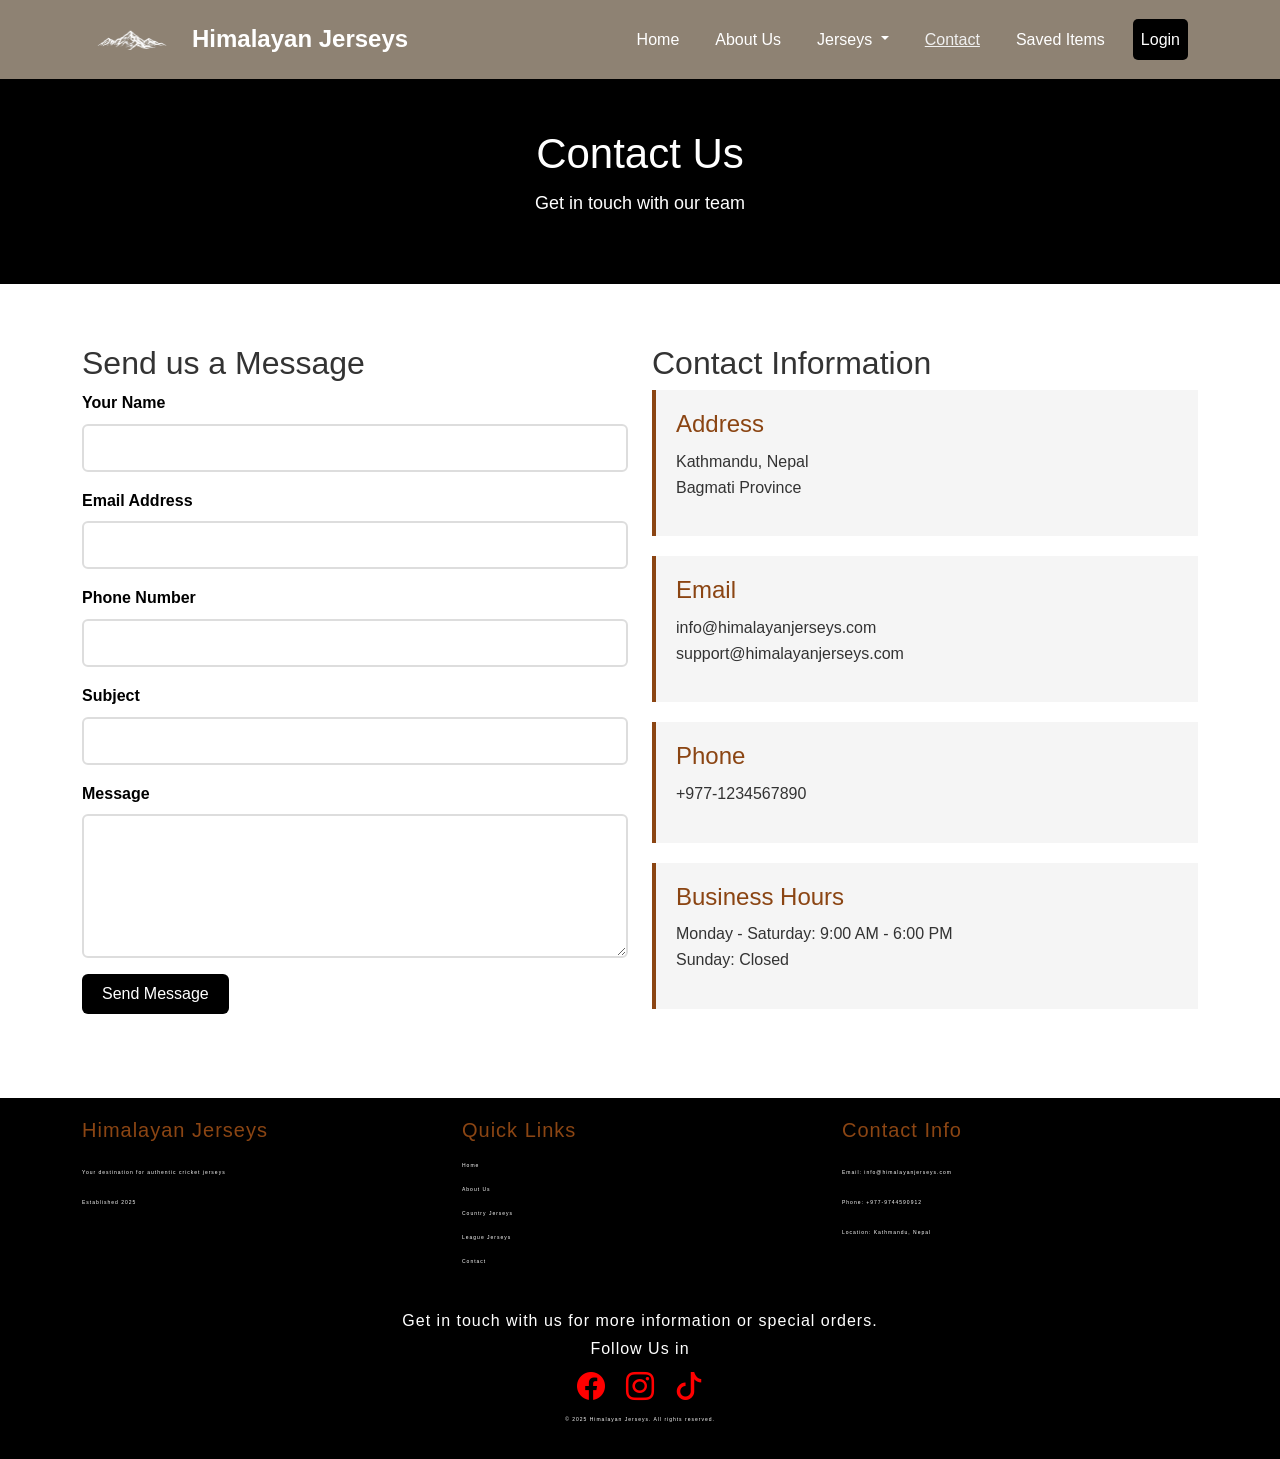
<file: contact.html>
<!DOCTYPE html>
<html lang="en">
<head>
    <meta charset="UTF-8">
    <meta name="viewport" content="width=device-width, initial-scale=1.0">
    <title>Contact Us - Himalayan Jerseys</title>
    <link href="https://cdn.jsdelivr.net/npm/bootstrap@5.3.0/dist/css/bootstrap.min.css" rel="stylesheet">
    <link href="https://cdn.jsdelivr.net/npm/bootstrap-icons@1.11.3/font/bootstrap-icons.css" rel="stylesheet">
    <link rel="stylesheet" href="style.css">
</head>
<body>
    <!-- Navbar -->
    <nav class="navbar navbar-expand-lg navbar-dark">
        <div class="container">
            <a class="navbar-brand" href="himalayan.html">
                <div class="logo-box"><img src="LOGO.png" alt="Logo" class="img-fluid"></div>
                Himalayan Jerseys
            </a>
            <button class="navbar-toggler" type="button" data-bs-toggle="collapse" data-bs-target="#navbarNav">
                <span class="navbar-toggler-icon"></span>
            </button>
            <div class="collapse navbar-collapse" id="navbarNav">
                <ul class="navbar-nav ms-auto">
                    <li class="nav-item">
                        <a class="nav-link" href="himalayan.html">Home</a>
                    </li>
                    <li class="nav-item">
                        <a class="nav-link" href="about.html">About Us</a>
                    </li>
                    <li class="nav-item dropdown">
                        <a class="nav-link dropdown-toggle" href="#" role="button" data-bs-toggle="dropdown">
                            Jerseys
                        </a>
                        <ul class="dropdown-menu">
                            <li><a class="dropdown-item" href="country.html">Country Jerseys</a></li>
                            <li><a class="dropdown-item" href="league.html">League Jerseys</a></li>
                        </ul>
                    </li>
                    <li class="nav-item">
                        <a class="nav-link active" href="contact.html">Contact</a>
                    </li>
                    <li class="nav-item">
                        <a class="nav-link" href="saved.html">Saved Items</a>
                    </li>
                    <li class="nav-item">
                        <a class="nav-link btn-login" href="login.html">Login</a>
                    </li>
                </ul>
            </div>
        </div>
    </nav>

    <!-- Page Header -->
    <div class="page-header">
        <div class="container">
            <h1>Contact Us</h1>
            <p>Get in touch with our team</p>
        </div>
    </div>

    <!-- Contact Section -->
    <section class="contact-section">
        <div class="container">
            <div class="row">
                <div class="col-lg-6 mb-4">
                    <h2>Send us a Message</h2>
                    <form id="contactForm">
                        <div class="mb-3">
                            <label for="name" class="form-label">Your Name</label>
                            <input type="text" class="form-control" id="name" required>
                        </div>
                        <div class="mb-3">
                            <label for="email" class="form-label">Email Address</label>
                            <input type="email" class="form-control" id="email" required>
                        </div>
                        <div class="mb-3">
                            <label for="phone" class="form-label">Phone Number</label>
                            <input type="tel" class="form-control" id="phone">
                        </div>
                        <div class="mb-3">
                            <label for="subject" class="form-label">Subject</label>
                            <input type="text" class="form-control" id="subject" required>
                        </div>
                        <div class="mb-3">
                            <label for="message" class="form-label">Message</label>
                            <textarea class="form-control" id="message" rows="5" required></textarea>
                        </div>
                        <button type="submit" class="btn btn-dark">Send Message</button>
                    </form>
                </div>
                <div class="col-lg-6">
                    <h2>Contact Information</h2>
                    <div class="contact-info-box">
                        <h4>Address</h4>
                        <p>Kathmandu, Nepal<br>Bagmati Province</p>
                    </div>
                    <div class="contact-info-box">
                        <h4>Email</h4>
                        <p>info@himalayanjerseys.com<br>support@himalayanjerseys.com</p>
                    </div>
                    <div class="contact-info-box">
                        <h4>Phone</h4>
                        <p>+977-1234567890</p>
                    </div>
                    <div class="contact-info-box">
                        <h4>Business Hours</h4>
                        <p>Monday - Saturday: 9:00 AM - 6:00 PM<br>Sunday: Closed</p>
                    </div>
                </div>
            </div>
        </div>
    </section>

    <!-- Footer -->
    <footer class="footer">
        <div class="container">
            <div class="row">
                <div class="col-md-4 mb-3">
                    <h5>Himalayan Jerseys</h5><br>
                    <p>Your destination for authentic cricket jerseys</p><br>
                    <p>Established 2025</p>
                </div>
                <div class="col-md-4 mb-3">
                    <h5>Quick Links</h5>
                    <ul class="footer-links">
                        <li><a href="himalayan.html">Home</a></li><br>
                        <li><a href="about.html">About Us</a></li><br>
                        <li><a href="country.html">Country Jerseys</a></li><br>
                        <li><a href="league.html">League Jerseys</a></li><br>
                        <li><a href="contact.html">Contact</a></li>
                    </ul>
                </div>
                <div class="col-md-4 mb-3">
                    <h5>Contact Info</h5><br>
                    <p>Email: info@himalayanjerseys.com</p><br>
                    <p>Phone: +977-9744590912</p><br>
                    <p>Location: Kathmandu, Nepal</p>
                </div>
            </div>
        </div>
        <div class="footer-get-in-touch">
            <ul>
            <li>Get in touch with us for more information or special orders.</li><br><br><br>
            <li>Follow Us in</li>
            </ul>
        </div>
        <div class="icons">
            <a href="https://www.facebook.com/profile.php?id=61585354236554"><i class="bi bi-facebook"></i></a>
            <a href="https://www.instagram.com/himalayan_jerseys/"><i class="bi bi-instagram"></i></a>
            <a href="https://www.tiktok.com/@himalayan_jerseys"><i class="bi bi-tiktok"></i></a>

        </div>
         <div class="text-center mt-3">
                <p>&copy; 2025 Himalayan Jerseys. All rights reserved.</p>
            </div>
    </footer>

    <script src="https://cdn.jsdelivr.net/npm/bootstrap@5.3.0/dist/js/bootstrap.bundle.min.js"></script>
    <script src="script.js"></script>
</body>
</html>
</file>
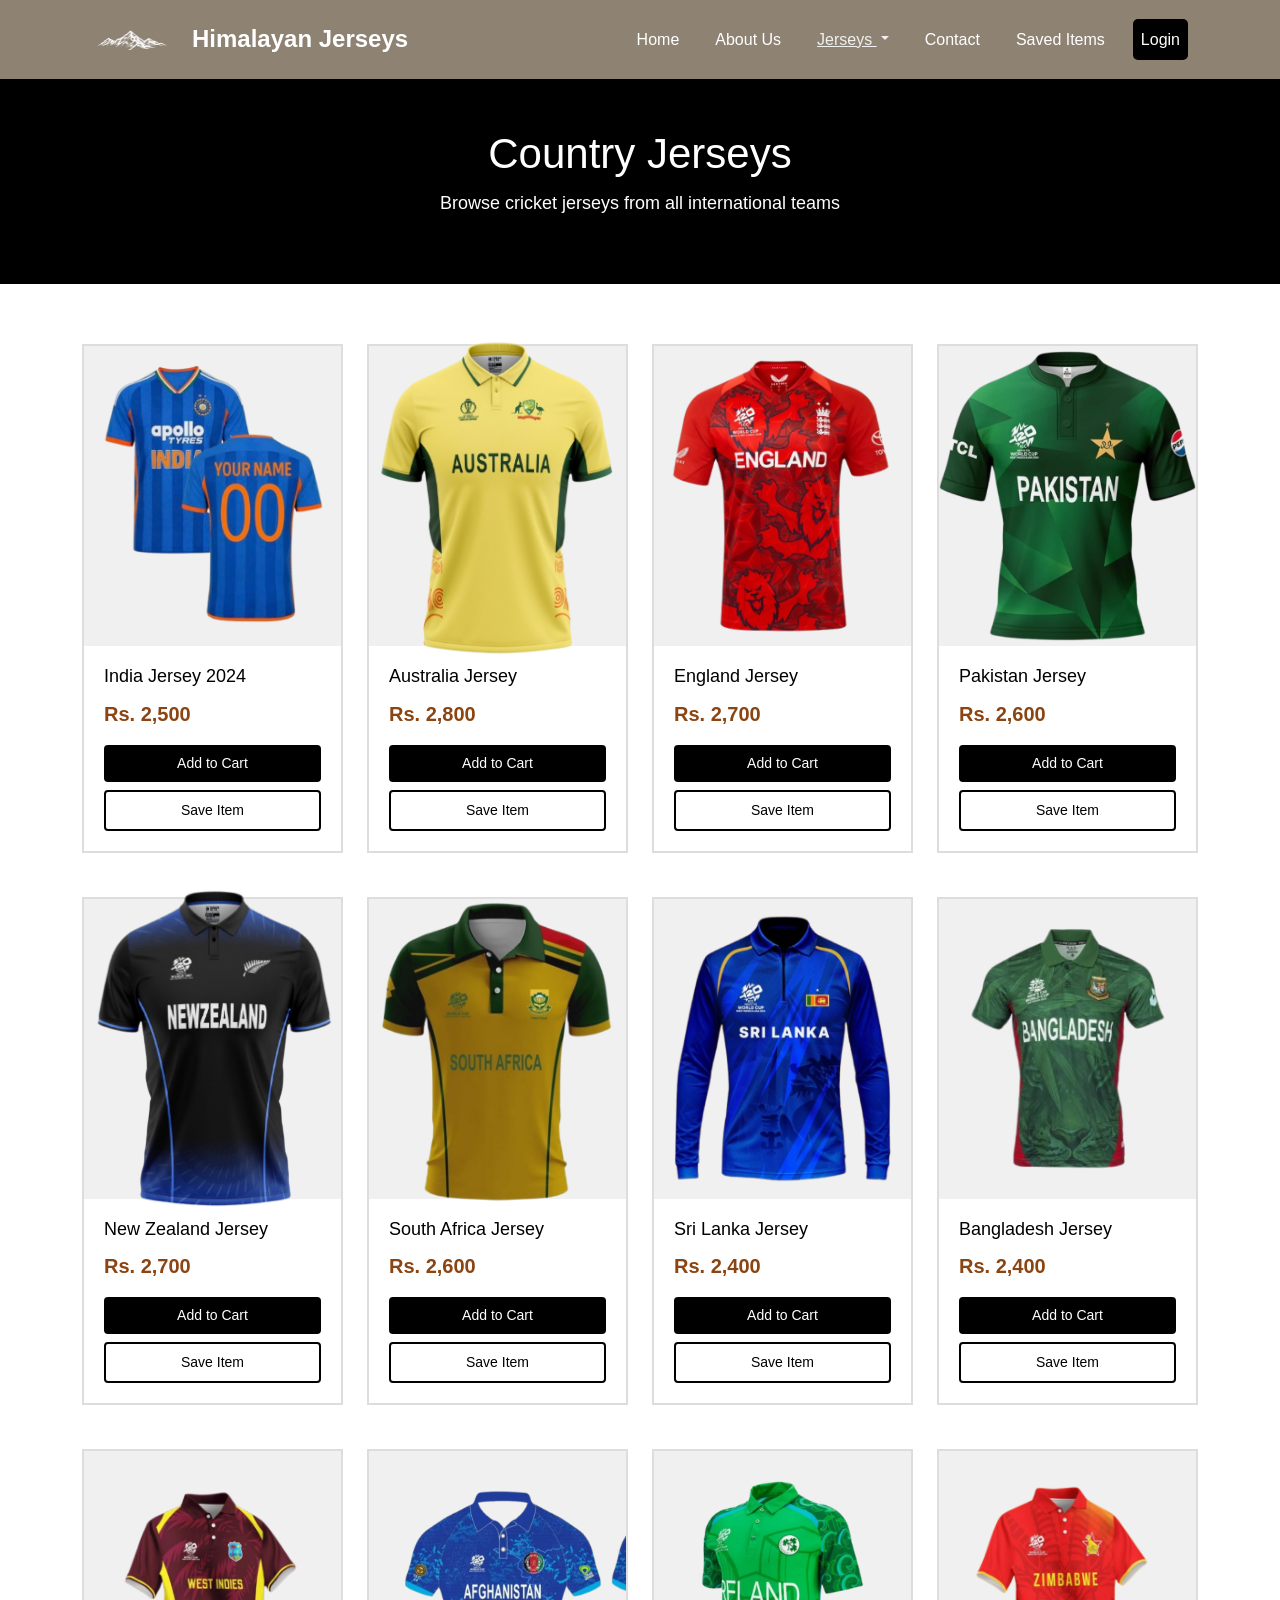
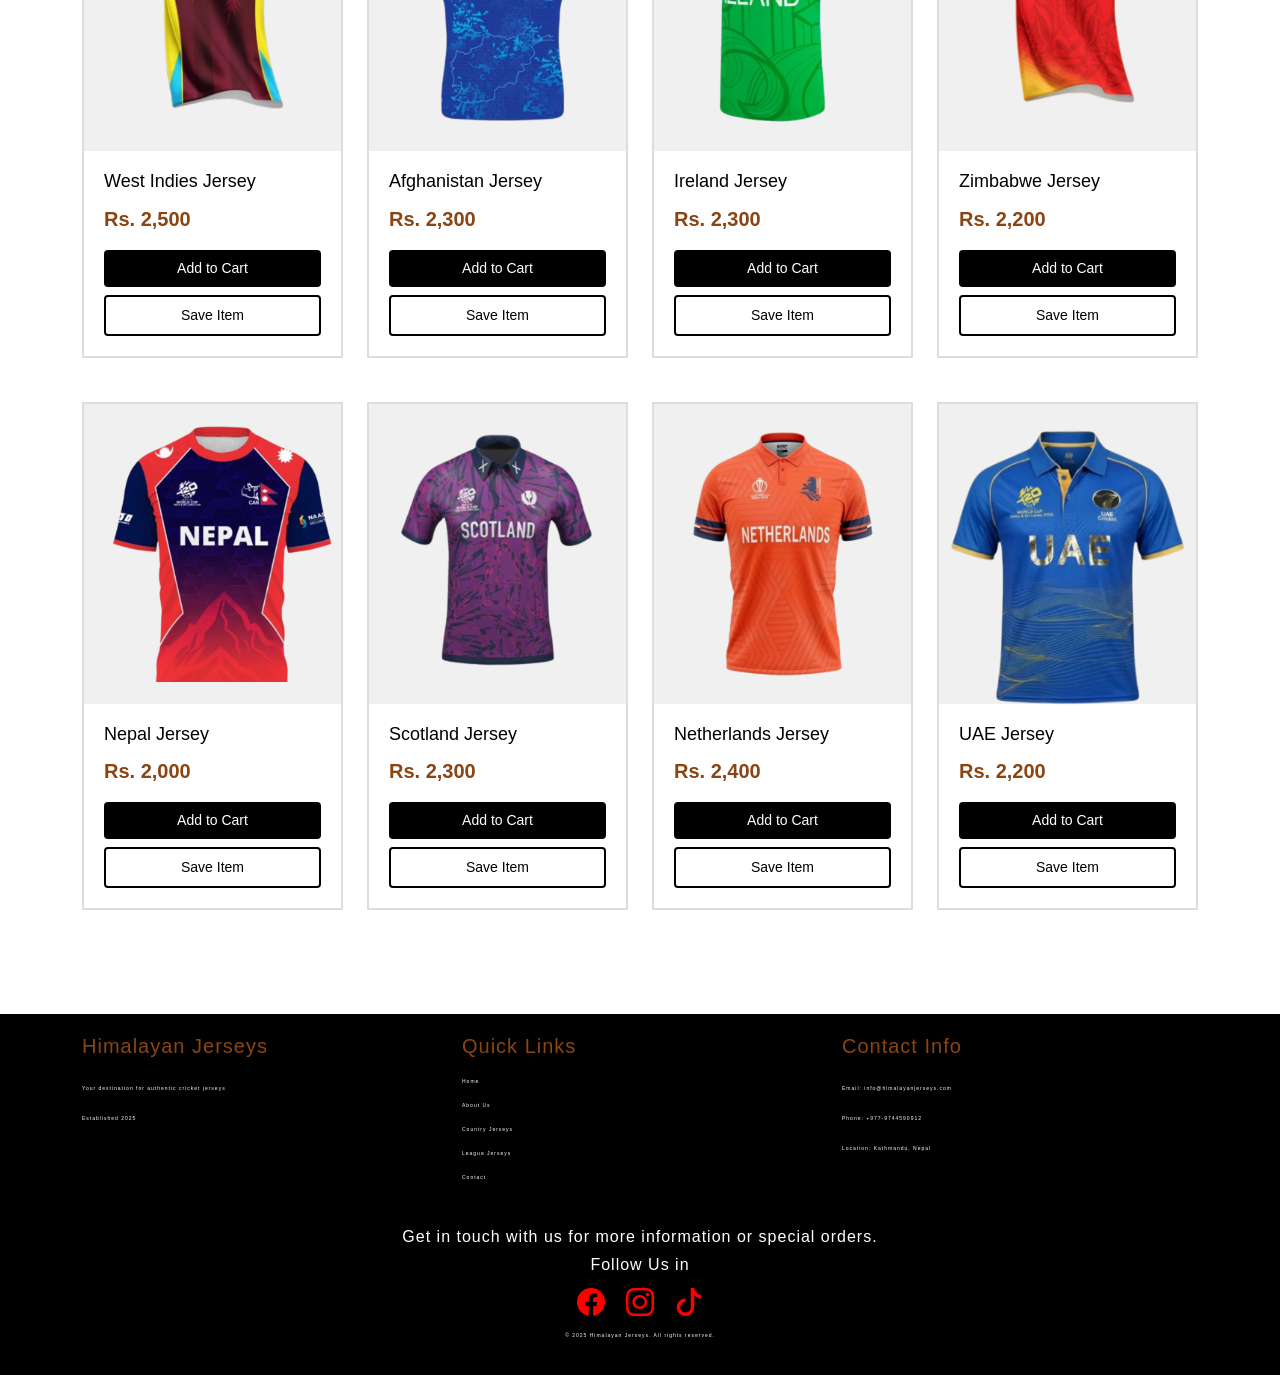
<file: country.html>
<!DOCTYPE html>
<html lang="en">
<head>
    <meta charset="UTF-8">
    <meta name="viewport" content="width=device-width, initial-scale=1.0">
    <title>Country Jerseys - Himalayan Jerseys</title>
    <link href="https://cdn.jsdelivr.net/npm/bootstrap@5.3.0/dist/css/bootstrap.min.css" rel="stylesheet">
    <link href="https://cdn.jsdelivr.net/npm/bootstrap-icons@1.11.3/font/bootstrap-icons.css" rel="stylesheet">
    <link rel="stylesheet" href="style.css">
<body>
    <!-- Navbar -->
    <nav class="navbar navbar-expand-lg navbar-dark">
        <div class="container">
            <a class="navbar-brand" href="himalayan.html">
                <div class="logo-box"><img src="LOGO.png" alt="Logo" class="img-fluid"></div>
                Himalayan Jerseys
            </a>
            <button class="navbar-toggler" type="button" data-bs-toggle="collapse" data-bs-target="#navbarNav">
                <span class="navbar-toggler-icon"></span>
            </button>
            <div class="collapse navbar-collapse" id="navbarNav">
                <ul class="navbar-nav ms-auto">
                    <li class="nav-item">
                        <a class="nav-link" href="himalayan.html">Home</a>
                    </li>
                    <li class="nav-item">
                        <a class="nav-link" href="about.html">About Us</a>
                    </li>
                    <li class="nav-item dropdown">
                        <a class="nav-link dropdown-toggle active" href="#" role="button" data-bs-toggle="dropdown">
                            Jerseys
                        </a>
                        <ul class="dropdown-menu">
                            <li><a class="dropdown-item" href="country.html">Country Jerseys</a></li>
                            <li><a class="dropdown-item" href="league.html">League Jerseys</a></li>
                        </ul>
                    </li>
                    <li class="nav-item">
                        <a class="nav-link" href="contact.html">Contact</a>
                    </li>
                    <li class="nav-item">
                        <a class="nav-link" href="saved.html">Saved Items</a>
                    </li>
                    <li class="nav-item">
                        <a class="nav-link btn-login" href="login.html">Login</a>
                    </li>
                </ul>
            </div>
        </div>
    </nav>

    <!-- Page Header -->
    <div class="page-header">
        <div class="container">
            <h1>Country Jerseys</h1>
            <p>Browse cricket jerseys from all international teams</p>
        </div>
    </div>

    <!-- Products Section -->
    <section class="products-section">
        <div class="container">
            <div class="row">
                <!-- Product 1 -->
                <div class="col-lg-3 col-md-4 col-sm-6 mb-4">
                    <div class="product-card">
                        <div class="product-image"><img src="India Jersey 2024.png" alt="India Jersey 2024" class="img-fluid"></div>
                        <div class="product-info">
                            <h5>India Jersey 2024</h5>
                            <p class="price">Rs. 2,500</p>
                            <button class="btn btn-sm btn-dark w-100 mb-2" onclick="addToCart(this)">Add to Cart</button>
                            <button class="btn btn-sm btn-outline-dark w-100" onclick="saveItem(this)">Save Item</button>
                        </div>
                    </div>
                </div>

                <!-- Product 2 -->
                <div class="col-lg-3 col-md-4 col-sm-6 mb-4">
                    <div class="product-card">
                        <div class="product-image"><img src="Australia Jersey.png" alt="Australia Jersey 2024" class="img-fluid"></div>
                        <div class="product-info">
                            <h5>Australia Jersey</h5>
                            <p class="price">Rs. 2,800</p>
                            <button class="btn btn-sm btn-dark w-100 mb-2" onclick="addToCart(this)">Add to Cart</button>
                            <button class="btn btn-sm btn-outline-dark w-100" onclick="saveItem(this)">Save Item</button>
                        </div>
                    </div>
                </div>

                <!-- Product 3 -->
                <div class="col-lg-3 col-md-4 col-sm-6 mb-4">
                    <div class="product-card">
                        <div class="product-image"><img src="England Jersey.png" alt="England Jersey 2024" class="img-fluid"></div>
                        <div class="product-info">
                            <h5>England Jersey</h5>
                            <p class="price">Rs. 2,700</p>
                            <button class="btn btn-sm btn-dark w-100 mb-2" onclick="addToCart(this)">Add to Cart</button>
                            <button class="btn btn-sm btn-outline-dark w-100" onclick="saveItem(this)">Save Item</button>
                        </div>
                    </div>
                </div>

                <!-- Product 4 -->
                <div class="col-lg-3 col-md-4 col-sm-6 mb-4">
                    <div class="product-card">
                        <div class="product-image"><img src="Pakistan Jersey.png" alt="Pakistan Jersey 2024" class="img-fluid"></div>
                        <div class="product-info">
                            <h5>Pakistan Jersey</h5>
                            <p class="price">Rs. 2,600</p>
                            <button class="btn btn-sm btn-dark w-100 mb-2" onclick="addToCart(this)">Add to Cart</button>
                            <button class="btn btn-sm btn-outline-dark w-100" onclick="saveItem(this)">Save Item</button>
                        </div>
                    </div>
                </div>

                <!-- Product 5 -->
                <div class="col-lg-3 col-md-4 col-sm-6 mb-4">
                    <div class="product-card">
                        <div class="product-image"><img src="New Zealand Jersey.png" alt="New Zealand Jersey 2024" class="img-fluid"></div>
                        <div class="product-info">
                            <h5>New Zealand Jersey</h5>
                            <p class="price">Rs. 2,700</p>
                            <button class="btn btn-sm btn-dark w-100 mb-2" onclick="addToCart(this)">Add to Cart</button>
                            <button class="btn btn-sm btn-outline-dark w-100" onclick="saveItem(this)">Save Item</button>
                        </div>
                    </div>
                </div>

                <!-- Product 6 -->
                <div class="col-lg-3 col-md-4 col-sm-6 mb-4">
                    <div class="product-card">
                        <div class="product-image"><img src="South Africa Jersey.png" alt="South Africa Jersey 2024" class="img-fluid"></div>
                        <div class="product-info">
                            <h5>South Africa Jersey</h5>
                            <p class="price">Rs. 2,600</p>
                            <button class="btn btn-sm btn-dark w-100 mb-2" onclick="addToCart(this)">Add to Cart</button>
                            <button class="btn btn-sm btn-outline-dark w-100" onclick="saveItem(this)">Save Item</button>
                        </div>
                    </div>
                </div>

                <!-- Product 7 -->
                <div class="col-lg-3 col-md-4 col-sm-6 mb-4">
                    <div class="product-card">
                        <div class="product-image"><img src="Sri Lanka Jersey.png" alt="Sri Lanka Jersey 2024" class="img-fluid"></div>
                        <div class="product-info">
                            <h5>Sri Lanka Jersey</h5>
                            <p class="price">Rs. 2,400</p>
                            <button class="btn btn-sm btn-dark w-100 mb-2" onclick="addToCart(this)">Add to Cart</button>
                            <button class="btn btn-sm btn-outline-dark w-100" onclick="saveItem(this)">Save Item</button>
                        </div>
                    </div>
                </div>

                <!-- Product 8 -->
                <div class="col-lg-3 col-md-4 col-sm-6 mb-4">
                    <div class="product-card">
                        <div class="product-image"><img src="Bangladesh Jersey.png" alt="Bangladesh Jersey 2024" class="img-fluid"></div>
                        <div class="product-info">
                            <h5>Bangladesh Jersey</h5>
                            <p class="price">Rs. 2,400</p>
                            <button class="btn btn-sm btn-dark w-100 mb-2" onclick="addToCart(this)">Add to Cart</button>
                            <button class="btn btn-sm btn-outline-dark w-100" onclick="saveItem(this)">Save Item</button>
                        </div>
                    </div>
                </div>

                <!-- Product 9 -->
                <div class="col-lg-3 col-md-4 col-sm-6 mb-4">
                    <div class="product-card">
                        <div class="product-image"><img src="West Indies Jersey.png" alt="West Indies Jersey 2024" class="img-fluid"></div>
                        <div class="product-info">
                            <h5>West Indies Jersey</h5>
                            <p class="price">Rs. 2,500</p>
                            <button class="btn btn-sm btn-dark w-100 mb-2" onclick="addToCart(this)">Add to Cart</button>
                            <button class="btn btn-sm btn-outline-dark w-100" onclick="saveItem(this)">Save Item</button>
                        </div>
                    </div>
                </div>

                <!-- Product 10 -->
                <div class="col-lg-3 col-md-4 col-sm-6 mb-4">
                    <div class="product-card">
                        <div class="product-image"><img src="Afghanistan Jersey.png" alt="Afghanistan Jersey 2024" class="img-fluid"></div>
                        <div class="product-info">
                            <h5>Afghanistan Jersey</h5>
                            <p class="price">Rs. 2,300</p>
                            <button class="btn btn-sm btn-dark w-100 mb-2" onclick="addToCart(this)">Add to Cart</button>
                            <button class="btn btn-sm btn-outline-dark w-100" onclick="saveItem(this)">Save Item</button>
                        </div>
                    </div>
                </div>

                <!-- Product 11 -->
                <div class="col-lg-3 col-md-4 col-sm-6 mb-4">
                    <div class="product-card">
                        <div class="product-image"><img src="Ireland Jersey.png" alt="Ireland Jersey 2024" class="img-fluid"></div>
                        <div class="product-info">
                            <h5>Ireland Jersey</h5>
                            <p class="price">Rs. 2,300</p>
                            <button class="btn btn-sm btn-dark w-100 mb-2" onclick="addToCart(this)">Add to Cart</button>
                            <button class="btn btn-sm btn-outline-dark w-100" onclick="saveItem(this)">Save Item</button>
                        </div>
                    </div>
                </div>

                <!-- Product 12 -->
                <div class="col-lg-3 col-md-4 col-sm-6 mb-4">
                    <div class="product-card">
                        <div class="product-image"><img src="Zimbabwe Jersey.png" alt="Zimbabwe Jersey 2024" class="img-fluid"></div>
                        <div class="product-info">
                            <h5>Zimbabwe Jersey</h5>
                            <p class="price">Rs. 2,200</p>
                            <button class="btn btn-sm btn-dark w-100 mb-2" onclick="addToCart(this)">Add to Cart</button>
                            <button class="btn btn-sm btn-outline-dark w-100" onclick="saveItem(this)">Save Item</button>
                        </div>
                    </div>
                </div>

                <!-- Product 13 -->
                <div class="col-lg-3 col-md-4 col-sm-6 mb-4">
                    <div class="product-card">
                        <div class="product-image"><img src="Nepal Jersey.png" alt="Nepal Jersey 2024" class="img-fluid"></div>
                        <div class="product-info">
                            <h5>Nepal Jersey</h5>
                            <p class="price">Rs. 2,000</p>
                            <button class="btn btn-sm btn-dark w-100 mb-2" onclick="addToCart(this)">Add to Cart</button>
                            <button class="btn btn-sm btn-outline-dark w-100" onclick="saveItem(this)">Save Item</button>
                        </div>
                    </div>
                </div>

                <!-- Product 14 -->
                <div class="col-lg-3 col-md-4 col-sm-6 mb-4">
                    <div class="product-card">
                        <div class="product-image"><img src="Scotland Jersey.png" alt="Scotland Jersey 2024" class="img-fluid"></div>
                        <div class="product-info">
                            <h5>Scotland Jersey</h5>
                            <p class="price">Rs. 2,300</p>
                            <button class="btn btn-sm btn-dark w-100 mb-2" onclick="addToCart(this)">Add to Cart</button>
                            <button class="btn btn-sm btn-outline-dark w-100" onclick="saveItem(this)">Save Item</button>
                        </div>
                    </div>
                </div>

                <!-- Product 15 -->
                <div class="col-lg-3 col-md-4 col-sm-6 mb-4">
                    <div class="product-card">
                        <div class="product-image"><img src="Netherlands Jersey.png" alt="Netherlands Jersey 2024" class="img-fluid"></div>
                        <div class="product-info">
                            <h5>Netherlands Jersey</h5>
                            <p class="price">Rs. 2,400</p>
                            <button class="btn btn-sm btn-dark w-100 mb-2" onclick="addToCart(this)">Add to Cart</button>
                            <button class="btn btn-sm btn-outline-dark w-100" onclick="saveItem(this)">Save Item</button>
                        </div>
                    </div>
                </div>

                <!-- Product 16 -->
                <div class="col-lg-3 col-md-4 col-sm-6 mb-4">
                    <div class="product-card">
                        <div class="product-image"><img src="UAE Jersey.png" alt="UAE Jersey 2024" class="img-fluid"></div>
                        <div class="product-info">
                            <h5>UAE Jersey</h5>
                            <p class="price">Rs. 2,200</p>
                            <button class="btn btn-sm btn-dark w-100 mb-2" onclick="addToCart(this)">Add to Cart</button>
                            <button class="btn btn-sm btn-outline-dark w-100" onclick="saveItem(this)">Save Item</button>
                        </div>
                    </div>
                </div>
            </div>
        </div>
    </section>
    <!-- Footer -->
    <footer class="footer">
        <div class="container">
            <div class="row">
                <div class="col-md-4 mb-3">
                    <h5>Himalayan Jerseys</h5><br>
                    <p>Your destination for authentic cricket jerseys</p><br>
                    <p>Established 2025</p>
                </div>
                <div class="col-md-4 mb-3">
                    <h5>Quick Links</h5>
                    <ul class="footer-links">
                        <li><a href="himalayan.html">Home</a></li><br>
                        <li><a href="about.html">About Us</a></li><br>
                        <li><a href="country.html">Country Jerseys</a></li><br>
                        <li><a href="league.html">League Jerseys</a></li><br>
                        <li><a href="contact.html">Contact</a></li>
                    </ul>
                </div>
                <div class="col-md-4 mb-3">
                    <h5>Contact Info</h5><br>
                    <p>Email: info@himalayanjerseys.com</p><br>
                    <p>Phone: +977-9744590912</p><br>
                    <p>Location: Kathmandu, Nepal</p>
                </div>
            </div>
        </div>
        <div class="footer-get-in-touch">
            <ul>
            <li>Get in touch with us for more information or special orders.</li><br><br><br>
            <li>Follow Us in</li>
            </ul>
        </div>
        <div class="icons">
            <a href="https://www.facebook.com/profile.php?id=61585354236554"><i class="bi bi-facebook"></i></a>
            <a href="https://www.instagram.com/himalayan_jerseys/"><i class="bi bi-instagram"></i></a>
            <a href="https://www.tiktok.com/@himalayan_jerseys"><i class="bi bi-tiktok"></i></a>

        </div>
         <div class="text-center mt-3">
                <p>&copy; 2025 Himalayan Jerseys. All rights reserved.</p>
            </div>
    </footer>

    <script src="https://cdn.jsdelivr.net/npm/bootstrap@5.3.0/dist/js/bootstrap.bundle.min.js"></script>
    <script src="script.js"></script>
</body>
</html>
</file>
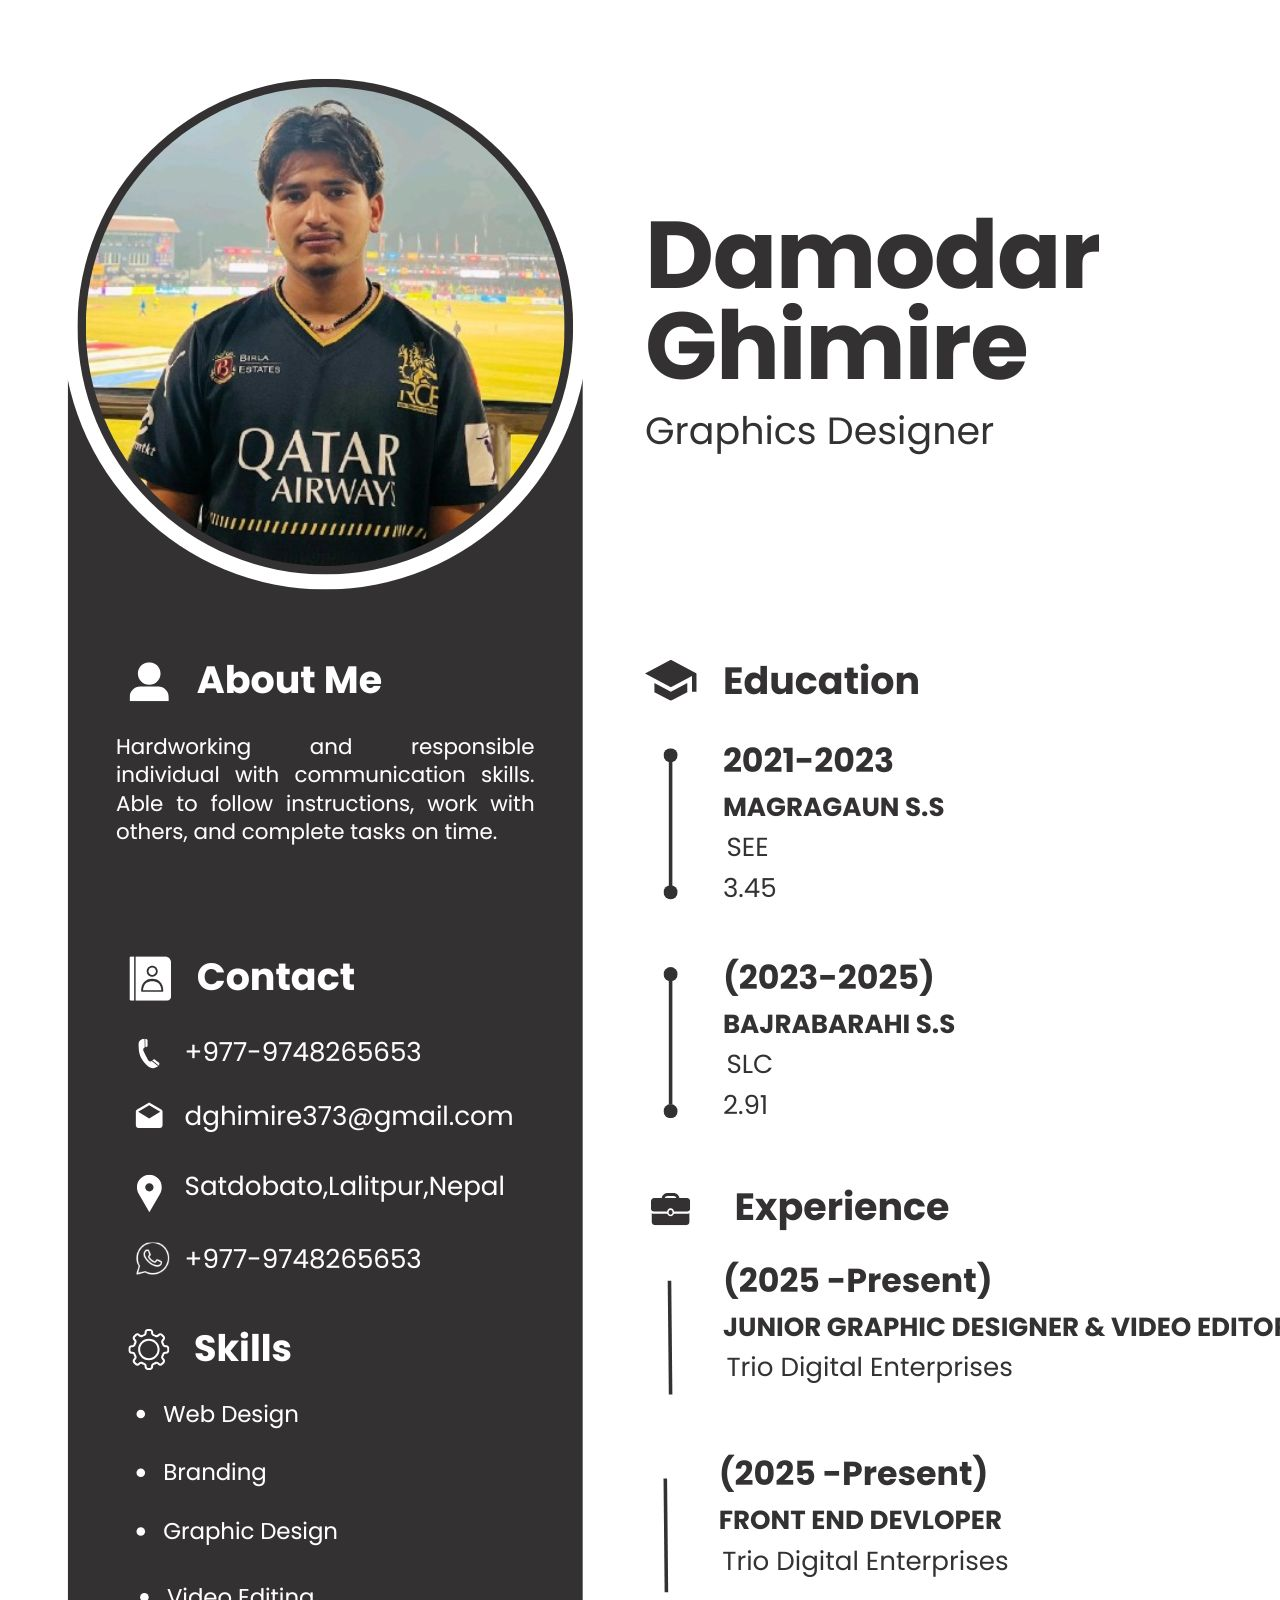
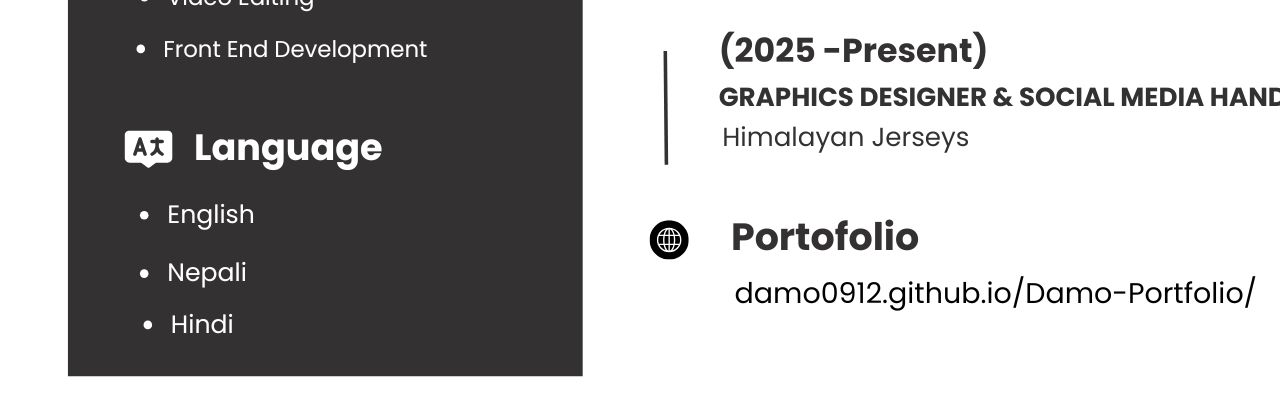
<file: cv.html>
<!DOCTYPE html>
<html lang="en">

<head>
    <meta charset="UTF-8">
    <meta name="viewport" content="width=device-width, initial-scale=1.0">
    <title>About Us - Himalayan Jerseys</title>
    <link href="https://cdn.jsdelivr.net/npm/bootstrap@5.3.0/dist/css/bootstrap.min.css" rel="stylesheet">
    <link rel="stylesheet" href="style.css">
</head>

<body>
  <img src="DAMO-CV.jpg">
</body>
</html>
</file>
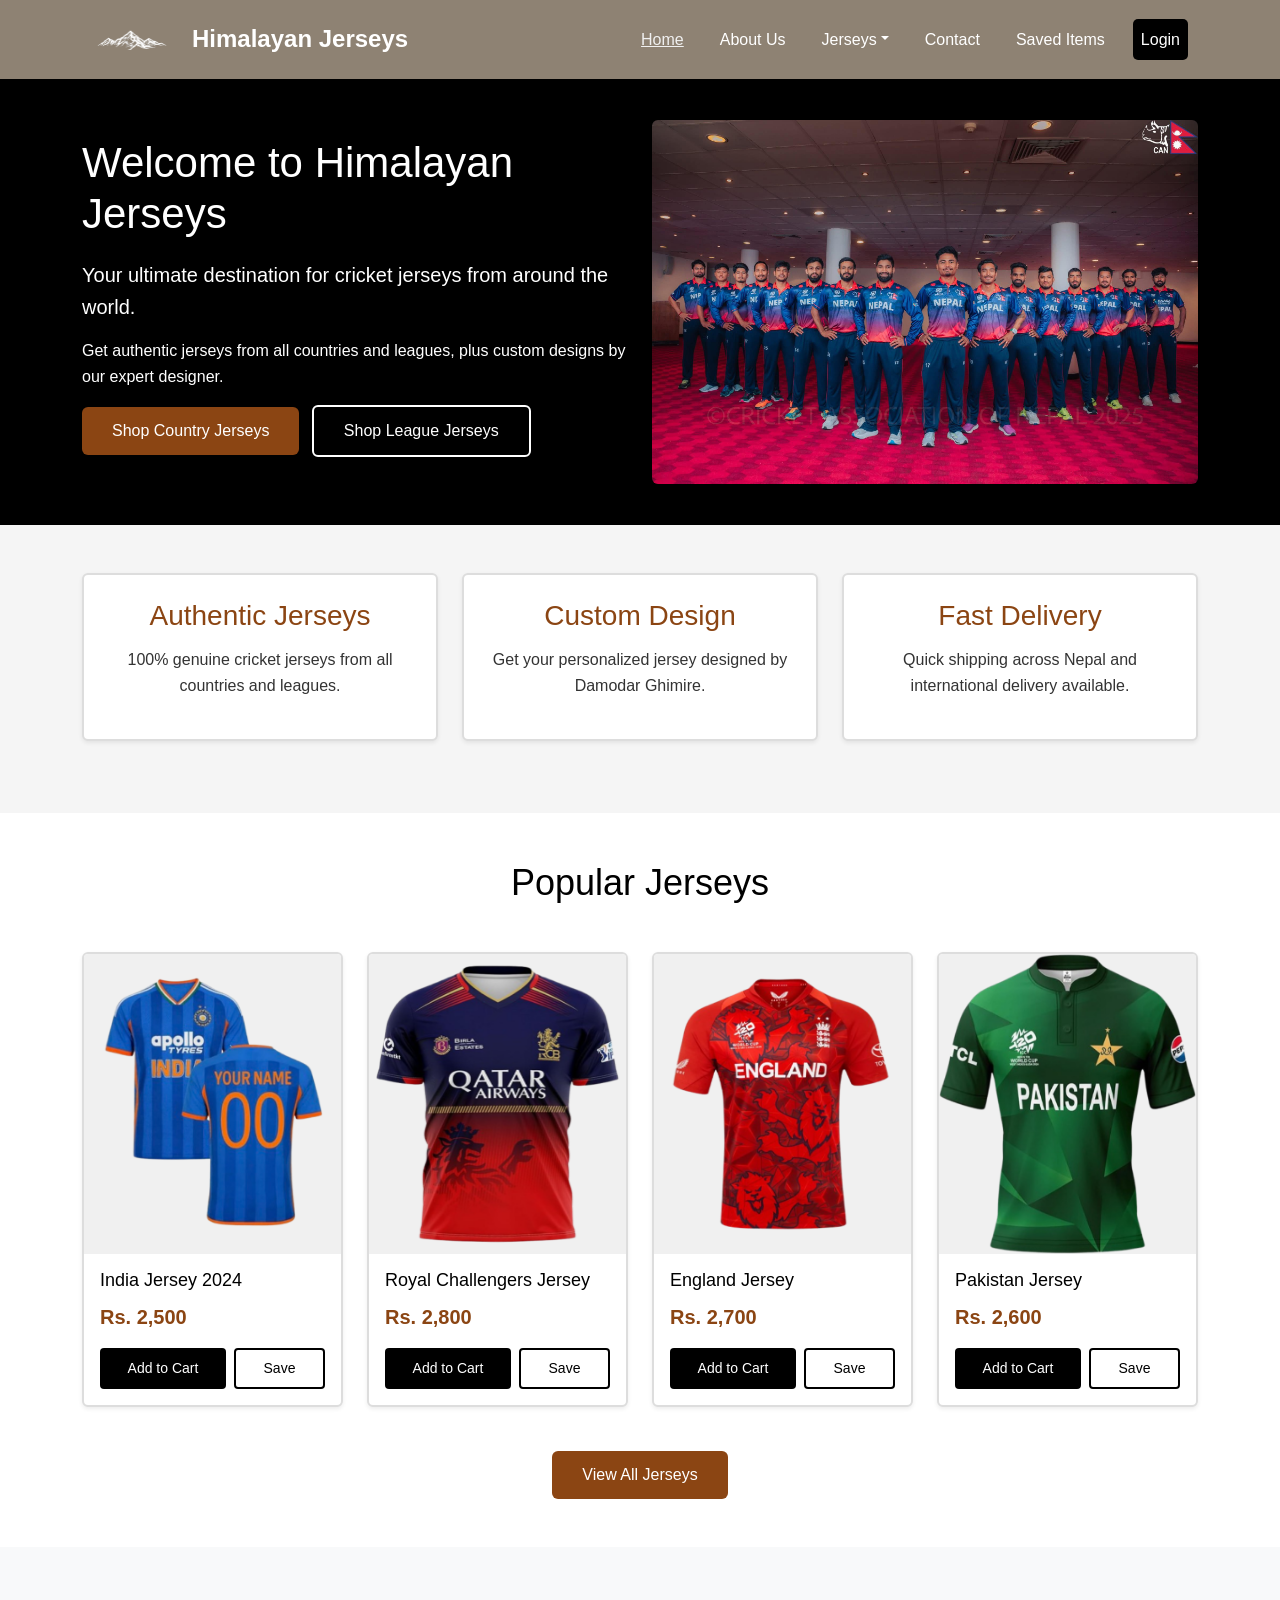
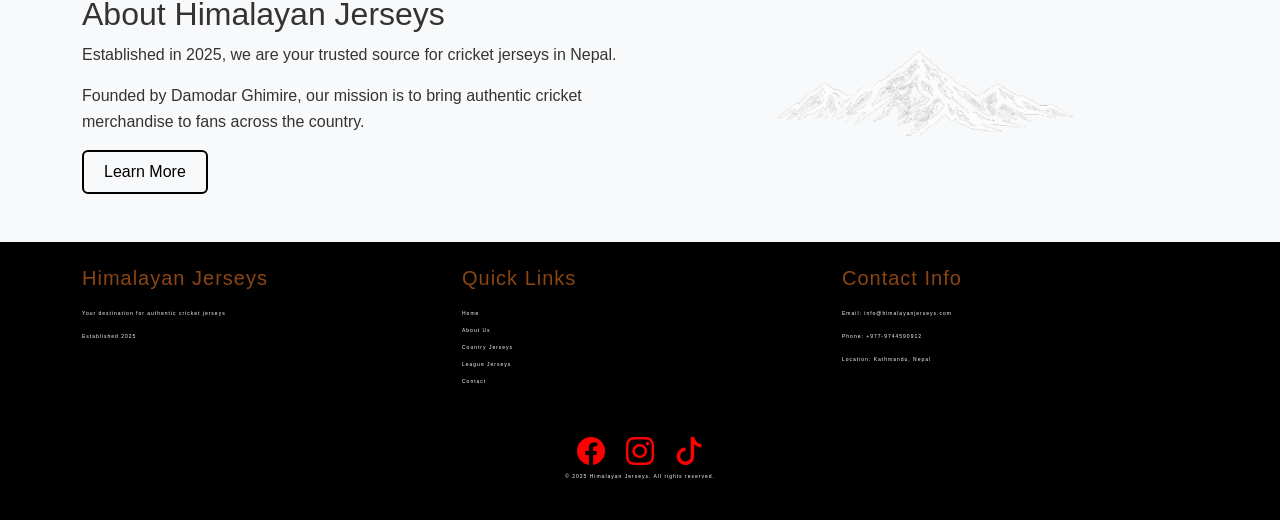
<file: himalayan.html>
<!DOCTYPE html>
<html lang="en">
<head>
<meta charset="UTF-8">
<meta name="viewport" content="width=device-width, initial-scale=1.0">
<title>Himalayan Jerseys - Home</title>
  <link rel="icon" type="image/jpeg" href="damo-icon.jpg">

<link rel="icon" type="image/png" href="LOGO.png">
<link href="https://cdn.jsdelivr.net/npm/bootstrap@5.3.0/dist/css/bootstrap.min.css" rel="stylesheet">
<link href="https://cdn.jsdelivr.net/npm/bootstrap-icons@1.11.3/font/bootstrap-icons.css" rel="stylesheet">
<link rel="stylesheet" href="style.css">
</head>
<body>

<!-- Navbar -->
<nav class="navbar navbar-expand-lg navbar-dark">
  <div class="container">
    <a class="navbar-brand" href="index.html">
      <div class="logo-box"><img src="LOGO.png" alt="Logo" class="img-fluid"></div>
      Himalayan Jerseys
    </a>
    <button class="navbar-toggler" type="button" data-bs-toggle="collapse" data-bs-target="#navbarNav">
      <span class="navbar-toggler-icon"></span>
    </button>
    <div class="collapse navbar-collapse" id="navbarNav">
      <ul class="navbar-nav ms-auto">
        <li class="nav-item"><a class="nav-link active" href="index.html">Home</a></li>
        <li class="nav-item"><a class="nav-link" href="about.html">About Us</a></li>
        <li class="nav-item dropdown">
          <a class="nav-link dropdown-toggle" href="#" role="button" data-bs-toggle="dropdown">Jerseys</a>
          <ul class="dropdown-menu">
            <li><a class="dropdown-item" href="country.html">Country Jerseys</a></li>
            <li><a class="dropdown-item" href="league.html">League Jerseys</a></li>
          </ul>
        </li>
        <li class="nav-item"><a class="nav-link" href="contact.html">Contact</a></li>
        <li class="nav-item"><a class="nav-link" href="saved.html">Saved Items</a></li>
        <li class="nav-item"><a class="nav-link btn-login" href="login.html">Login</a></li>
      </ul>
    </div>
  </div>
</nav>

<!-- Hero Section -->
<section class="hero-section py-5">
  <div class="container">
    <div class="row align-items-center">
      <div class="col-lg-6">
        <h1 class="hero-title">Welcome to Himalayan Jerseys</h1>
        <p class="hero-text">Your ultimate destination for cricket jerseys from around the world.</p>
        <p>Get authentic jerseys from all countries and leagues, plus custom designs by our expert designer.</p>
        <a href="country.html" class="btn btn-primary me-2 mb-2">Shop Country Jerseys</a>
        <a href="league.html" class="btn btn-outline-light mb-2">Shop League Jerseys</a>
      </div>
      <div class="col-lg-6 text-center mt-4 mt-lg-0">
        <div class="hero-image-box">
          <img src="team-nepal.jpg" alt="Hero Image" class="img-fluid rounded">
        </div>
      </div>
    </div>
  </div>
</section>

<!-- Features Section -->
<section class="features-section py-5">
  <div class="container">
    <div class="row text-center">
      <div class="col-md-4 mb-4">
        <div class="feature-box p-4 shadow-sm rounded">
          <h3>Authentic Jerseys</h3>
          <p>100% genuine cricket jerseys from all countries and leagues.</p>
        </div>
      </div>
      <div class="col-md-4 mb-4">
        <div class="feature-box p-4 shadow-sm rounded">
          <h3>Custom Design</h3>
          <p>Get your personalized jersey designed by Damodar Ghimire.</p>
        </div>
      </div>
      <div class="col-md-4 mb-4">
        <div class="feature-box p-4 shadow-sm rounded">
          <h3>Fast Delivery</h3>
          <p>Quick shipping across Nepal and international delivery available.</p>
        </div>
      </div>
    </div>
  </div>
</section>

<!-- Popular Products -->
<section class="products-section py-5">
  <div class="container">
    <h2 class="section-title text-center mb-5">Popular Jerseys</h2>
    <div class="row g-4">
      <div class="col-md-3 col-sm-6">
        <div class="product-card shadow-sm rounded overflow-hidden">
          <img src="India Jersey 2024.png" alt="India Jersey 2024" class="img-fluid product-image">
          <div class="product-info p-3">
            <h5>India Jersey 2024</h5>
            <p class="price">Rs. 2,500</p>
            <div class="d-flex gap-2 flex-wrap">
              <button class="btn btn-dark btn-sm flex-grow-1">Add to Cart</button>
              <button class="btn btn-outline-dark btn-sm flex-grow-1">Save</button>
            </div>
          </div>
        </div>
      </div>

      <div class="col-md-3 col-sm-6">
        <div class="product-card shadow-sm rounded overflow-hidden">
          <img src="Royal Challengers.jpg" alt="Royal Challengers Bangluru Jersey" class="img-fluid product-image">
          <div class="product-info p-3">
            <h5>Royal Challengers Jersey</h5>
            <p class="price">Rs. 2,800</p>
            <div class="d-flex gap-2 flex-wrap">
              <button class="btn btn-dark btn-sm flex-grow-1">Add to Cart</button>
              <button class="btn btn-outline-dark btn-sm flex-grow-1">Save</button>
            </div>
          </div>
        </div>
      </div>

      <div class="col-md-3 col-sm-6">
        <div class="product-card shadow-sm rounded overflow-hidden">
          <img src="England Jersey.png" alt="England Jersey 2024" class="img-fluid product-image">
          <div class="product-info p-3">
            <h5>England Jersey</h5>
            <p class="price">Rs. 2,700</p>
            <div class="d-flex gap-2 flex-wrap">
              <button class="btn btn-dark btn-sm flex-grow-1">Add to Cart</button>
              <button class="btn btn-outline-dark btn-sm flex-grow-1">Save</button>
            </div>
          </div>
        </div>
      </div>

      <div class="col-md-3 col-sm-6">
        <div class="product-card shadow-sm rounded overflow-hidden">
          <img src="Pakistan Jersey.png" alt="Pakistan Jersey 2024" class="img-fluid product-image">
          <div class="product-info p-3">
            <h5>Pakistan Jersey</h5>
            <p class="price">Rs. 2,600</p>
            <div class="d-flex gap-2 flex-wrap">
              <button class="btn btn-dark btn-sm flex-grow-1">Add to Cart</button>
              <button class="btn btn-outline-dark btn-sm flex-grow-1">Save</button>
            </div>
          </div>
        </div>
      </div>
    </div>
    <div class="text-center mt-4">
      <a href="country.html" class="btn btn-primary">View All Jerseys</a>
    </div>
  </div>
</section>

<!-- About Preview -->
<section class="about-preview py-5 bg-light">
  <div class="container">
    <div class="row align-items-center">
      <div class="col-lg-6">
        <h2>About Himalayan Jerseys</h2>
        <p>Established in 2025, we are your trusted source for cricket jerseys in Nepal.</p>
        <p>Founded by Damodar Ghimire, our mission is to bring authentic cricket merchandise to fans across the country.</p>
        <a href="about.html" class="btn btn-outline-dark">Learn More</a>
      </div>
      <div class="col-lg-6 text-center mt-4 mt-lg-0">
        <img src="LOGO.png" alt="About Logo" class="img-fluid rounded" style="max-width: 300px;">
      </div>
    </div>
  </div>
</section>

<!-- Footer -->
<footer class="footer py-4">
  <div class="container">
    <div class="row text-center text-md-start">
      <div class="col-md-4 mb-3">
        <h5>Himalayan Jerseys</h5>
        <p>Your destination for authentic cricket jerseys</p>
        <p>Established 2025</p>
      </div>
      <div class="col-md-4 mb-3">
        <h5>Quick Links</h5>
        <ul class="footer-links list-unstyled">
          <li><a href="index.html">Home</a></li>
          <li><a href="about.html">About Us</a></li>
          <li><a href="country.html">Country Jerseys</a></li>
          <li><a href="league.html">League Jerseys</a></li>
          <li><a href="contact.html">Contact</a></li>
        </ul>
      </div>
      <div class="col-md-4 mb-3">
        <h5>Contact Info</h5>
        <p>Email: info@himalayanjerseys.com</p>
        <p>Phone: +977-9744590912</p>
        <p>Location: Kathmandu, Nepal</p>
      </div>
    </div>

    <div class="text-center mt-3">
      <div class="icons mb-2">
        <a href="#"><i class="bi bi-facebook"></i></a>
        <a href="#"><i class="bi bi-instagram"></i></a>
        <a href="#"><i class="bi bi-tiktok"></i></a>
      </div>
      <p>&copy; 2025 Himalayan Jerseys. All rights reserved.</p>
    </div>
  </div>
</footer>

<script src="https://cdn.jsdelivr.net/npm/bootstrap@5.3.0/dist/js/bootstrap.bundle.min.js"></script>
</body>
</html>
</file>
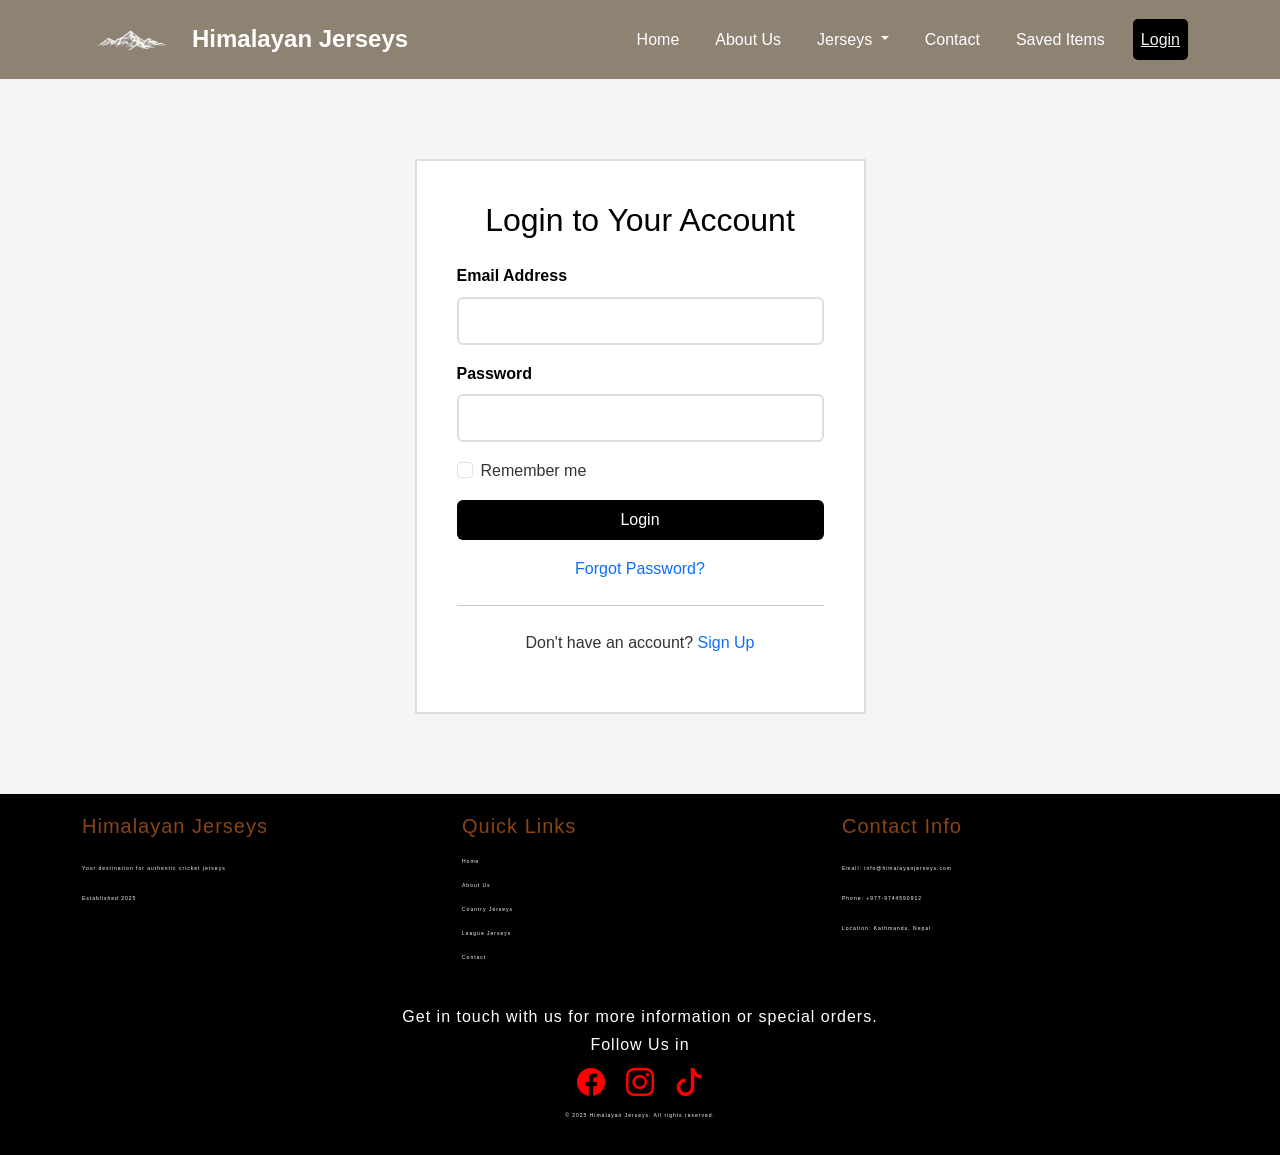
<file: login.html>
<!DOCTYPE html>
<html lang="en">
<head>
    <meta charset="UTF-8">
    <meta name="viewport" content="width=device-width, initial-scale=1.0">
    <title>Login - Himalayan Jerseys</title>
    
    <link href="https://cdn.jsdelivr.net/npm/bootstrap@5.3.0/dist/css/bootstrap.min.css" rel="stylesheet">
    <link href="https://cdn.jsdelivr.net/npm/bootstrap-icons@1.11.3/font/bootstrap-icons.css" rel="stylesheet">
    <link rel="stylesheet" href="style.css">
</head>
<body>
    <!-- Navbar -->
     <nav class="navbar navbar-expand-lg navbar-dark">
        <div class="container">
            <a class="navbar-brand" href="himalayan.html">
                <div class="logo-box"><img src="LOGO.png" alt="Logo" class="img-fluid"></div>
                Himalayan Jerseys
            </a>
            <button class="navbar-toggler" type="button" data-bs-toggle="collapse" data-bs-target="#navbarNav">
                <span class="navbar-toggler-icon"></span>
            </button>
            <div class="collapse navbar-collapse" id="navbarNav">
                <ul class="navbar-nav ms-auto">
                    <li class="nav-item">
                        <a class="nav-link" href="himalayan.html">Home</a>
                    </li>
                    <li class="nav-item">
                        <a class="nav-link" href="about.html">About Us</a>
                    </li>
                    <li class="nav-item dropdown">
                        <a class="nav-link dropdown-toggle" href="#" role="button" data-bs-toggle="dropdown">
                            Jerseys
                        </a>
                        <ul class="dropdown-menu">
                            <li><a class="dropdown-item" href="country.html">Country Jerseys</a></li>
                            <li><a class="dropdown-item" href="league.html">League Jerseys</a></li>
                        </ul>
                    </li>
                    <li class="nav-item">
                        <a class="nav-link" href="contact.html">Contact</a>
                    </li>
                    <li class="nav-item">
                        <a class="nav-link" href="saved.html">Saved Items</a>
                    </li>
                    <li class="nav-item">
                        <a class="nav-link btn-login active" href="login.html">Login</a>
                    </li>
                </ul>
            </div>
        </div>
    </nav>

    <!-- Login Section -->
    <section class="login-section">
        <div class="container">
            <div class="row justify-content-center">
                <div class="col-md-6 col-lg-5">
                    <div class="login-box">
                        <h2 class="text-center mb-4">Login to Your Account</h2>
                        <form id="loginForm">
                            <div class="mb-3">
                                <label for="loginEmail" class="form-label">Email Address</label>
                                <input type="email" class="form-control" id="loginEmail" required>
                            </div>
                            <div class="mb-3">
                                <label for="loginPassword" class="form-label">Password</label>
                                <input type="password" class="form-control" id="loginPassword" required>
                            </div>
                            <div class="mb-3 form-check">
                                <input type="checkbox" class="form-check-input" id="rememberMe">
                                <label class="form-check-label" for="rememberMe">Remember me</label>
                            </div>
                            <button type="submit" class="btn btn-dark w-100 mb-3">Login</button>
                            <div class="text-center">
                                <a href="#" class="text-decoration-none">Forgot Password?</a>
                            </div>
                        </form>
                        <hr class="my-4">
                        <div class="text-center">
                            <p>Don't have an account? <a href="#" class="text-decoration-none">Sign Up</a></p>
                        </div>
                    </div>
                </div>
            </div>
        </div>
    </section>

    <!-- Footer -->
    <footer class="footer">
        <div class="container">
            <div class="row">
                <div class="col-md-4 mb-3">
                    <h5>Himalayan Jerseys</h5><br>
                    <p>Your destination for authentic cricket jerseys</p><br>
                    <p>Established 2025</p>
                </div>
                <div class="col-md-4 mb-3">
                    <h5>Quick Links</h5>
                    <ul class="footer-links">
                        <li><a href="himalayan.html">Home</a></li><br>
                        <li><a href="about.html">About Us</a></li><br>
                        <li><a href="country.html">Country Jerseys</a></li><br>
                        <li><a href="league.html">League Jerseys</a></li><br>
                        <li><a href="contact.html">Contact</a></li>
                    </ul>
                </div>
                <div class="col-md-4 mb-3">
                    <h5>Contact Info</h5><br>
                    <p>Email: info@himalayanjerseys.com</p><br>
                    <p>Phone: +977-9744590912</p><br>
                    <p>Location: Kathmandu, Nepal</p>
                </div>
            </div>
        </div>
        <div class="footer-get-in-touch">
            <ul>
            <li>Get in touch with us for more information or special orders.</li><br><br><br>
            <li>Follow Us in</li>
            </ul>
        </div>
        <div class="icons">
            <a href="https://www.facebook.com/profile.php?id=61585354236554"><i class="bi bi-facebook"></i></a>
            <a href="https://www.instagram.com/himalayan_jerseys/"><i class="bi bi-instagram"></i></a>
            <a href="https://www.tiktok.com/@himalayan_jerseys"><i class="bi bi-tiktok"></i></a>

        </div>
         <div class="text-center mt-3">
                <p>&copy; 2025 Himalayan Jerseys. All rights reserved.</p>
            </div>
    </footer>

    <script src="https://cdn.jsdelivr.net/npm/bootstrap@5.3.0/dist/js/bootstrap.bundle.min.js"></script>
    <script src="script.js"></script>
</body>
</html>
</file>
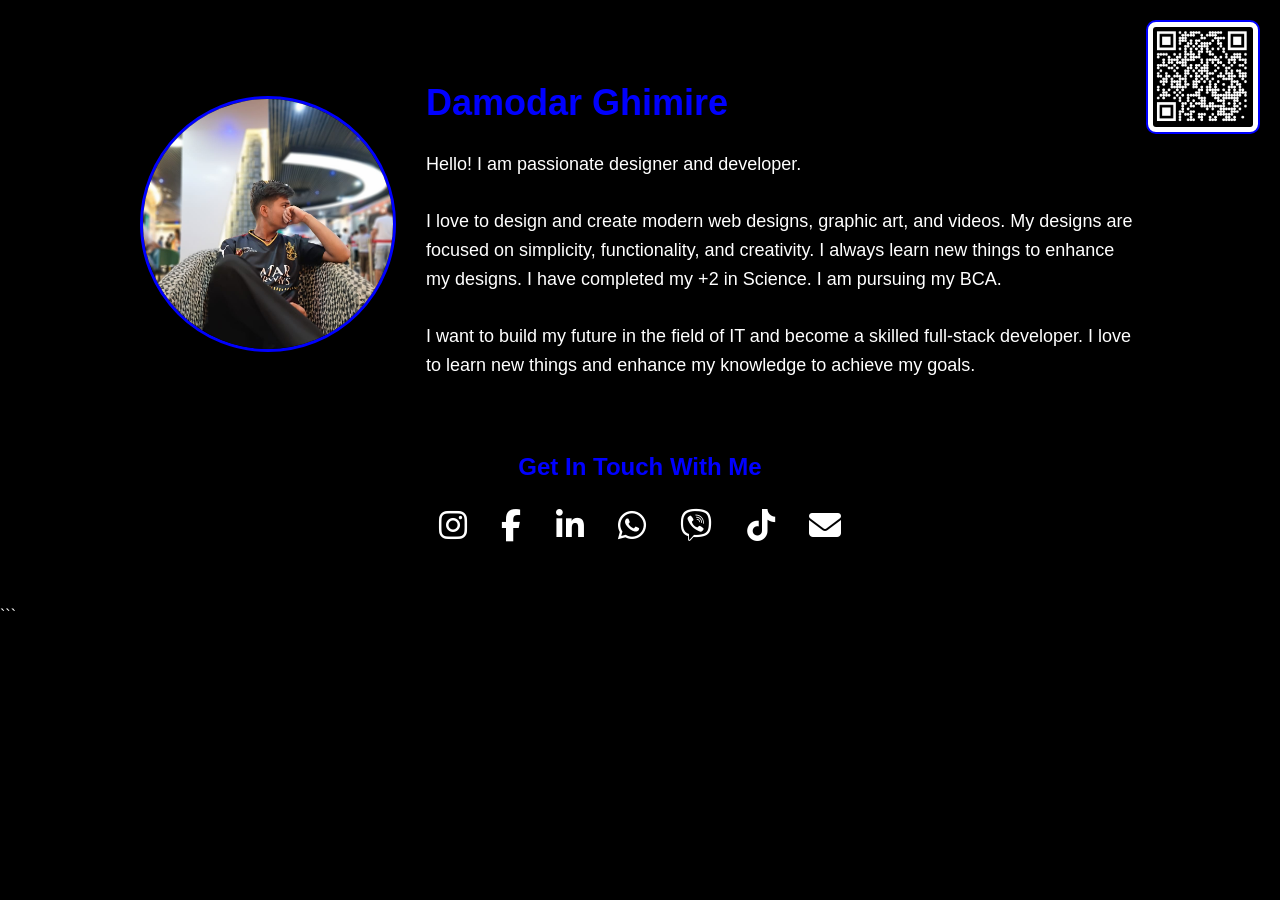
<file: myself.html>
<!DOCTYPE html>
<html lang="en">
<head>
  <meta charset="UTF-8">
  <meta name="viewport" content="width=device-width, initial-scale=1.0">
  <title>About Me | Damodar Ghimire</title>
  <link rel="icon" type="image/jpeg" href="damo-icon.jpg">

  <!-- Font Awesome -->
  <link rel="stylesheet" href="https://cdnjs.cloudflare.com/ajax/libs/font-awesome/6.5.1/css/all.min.css">

  <style>
    /* GENERAL STYLES */
    body {
      margin: 0;
      font-family: Arial, sans-serif;
      background-color: #000;
      color: #fff;
      line-height: 1.6;
    }
    a { text-decoration: none; color: inherit; }
    .text-center { text-align: center; }

    /* QR CODE */
    .qr-container {
      position: fixed;
      top: 20px;
      right: 20px;
      text-align: center;
      z-index: 1000;
    }

    .qr-container img {
      width: 100px;
      border: 2px solid #00f;
      border-radius: 10px;
      background: #fff;
      padding: 5px;
      transition: transform 0.3s ease;
    }

    .qr-container:hover img {
      transform: scale(1.1);
    }

    .qr-text {
      margin-top: 5px;
      font-size: 14px;
      color: #00f;
      opacity: 0;
      transition: opacity 0.3s ease;
    }

    .qr-container:hover .qr-text {
      opacity: 1;
    }

    /* ABOUT CONTAINER */
    .about-container {
      max-width: 1000px;
      margin: 50px auto;
      padding: 0 20px;
    }

    /* INTRO SECTION */
    .intro-section {
      display: flex;
      flex-wrap: wrap;
      align-items: center;
      gap: 30px;
      margin-bottom: 50px;
    }
    .intro-section img {
      width: 250px;
      height: 250px;
      border-radius: 50%;
      object-fit: cover;
      border: 3px solid #00f;
    }
    .intro-details {
      flex: 1;
      min-width: 250px;
    }
    .intro-details h1 {
      font-size: 36px;
      margin-bottom: 10px;
      color: #00f;
    }
    .intro-details p {
      font-size: 18px;
      line-height: 1.6;
    }

    /* CV SECTION */
    .cv-section {
      margin-top: 50px;
      text-align: center;
    }
    .cv-section h2 {
      font-size: 28px;
      color: #00f;
      margin-bottom: 20px;
    }
    .cv-section img {
      width: 80%;
      max-width: 600px;
      border-radius: 12px;
      border: 2px solid #00f;
      transition: transform 0.3s ease, box-shadow 0.3s ease;
    }
    .cv-section img:hover {
      transform: scale(1.05);
      box-shadow: 0 10px 20px rgba(255,255,255,0.2);
    }
    .download-btn {
      display: inline-block;
      margin-top: 15px;
      padding: 12px 25px;
      background-color: #00f;
      color: #fff;
      font-weight: bold;
      border-radius: 8px;
      transition: background 0.3s ease, transform 0.3s ease;
    }
    .download-btn:hover {
      background-color: #0055cc;
      transform: scale(1.05);
    }

    /* SOCIAL SECTION */
    .social-section {
      text-align: center;
      margin-top: 50px;
    }
    .social-section h2 {
      margin-bottom: 15px;
      color: #00f;
      font-size: 24px;
    }
    .social-section a {
      font-size: 32px;
      margin: 0 15px;
      color: #fff;
      transition: transform 0.3s ease, color 0.3s ease;
      display: inline-block;
    }
    .social-section a:hover {
      color: #00f;
      transform: scale(1.2);
    }

    /* RESPONSIVE */
    @media(max-width: 768px){
      .intro-section { flex-direction: column; text-align: center; }
      .intro-details h1 { font-size: 28px; }
      .intro-details p { font-size: 16px; }
      .cv-section img { width: 90%; }
    }
  </style>
</head>

<body>

<!-- QR CODE -->
<div class="qr-container">
  <img src="qr.png" alt="QR Code">
  <div class="qr-text">Scan Me</div>
</div>

<div class="about-container">

  <!-- INTRO SECTION -->
  <div class="intro-section">
    <img src="damoo.jpeg" alt="My Photo">
    <div class="intro-details">
      <h1>Damodar Ghimire</h1>
      <p>
        Hello! I am  passionate designer and developer. <br><br>
        I love to design and create modern web designs, graphic art, and videos.
        My designs are focused on simplicity, functionality, and creativity.
        I always learn new things to enhance my designs.
        I have completed my +2 in Science.
        I am pursuing my BCA.<br><br>
        I want to build my future in the field of IT and become a skilled full-stack developer.
        I love to learn new things and enhance my knowledge to achieve my goals.
      </p>
    </div>
  </div>

  
  <!-- SOCIAL SECTION -->
  <div class="social-section">
    <h2>Get In Touch With Me</h2>

    <a href="https://instagram.com/dg.09.12" target="_blank"><i class="fab fa-instagram"></i></a>
    <a href="https://www.facebook.com/damodar6969" target="_blank"><i class="fab fa-facebook-f"></i></a>
    <a href="https://www.linkedin.com/in/damodar-ghimire-6b3910345/" target="_blank"><i class="fab fa-linkedin-in"></i></a>
    <a href="https://wa.me/9748265653" target="_blank"><i class="fab fa-whatsapp"></i></a>
    <a href="viber://chat?number=9748265653"><i class="fab fa-viber"></i></a>
    <a href="https://www.tiktok.com/@sdg.09.12" target="_blank"><i class="fab fa-tiktok"></i></a>
    <a href="mailto:dghimire373@gmail.com"><i class="fas fa-envelope"></i></a>
  </div>

</div>

</body>
</html>
```
</file>
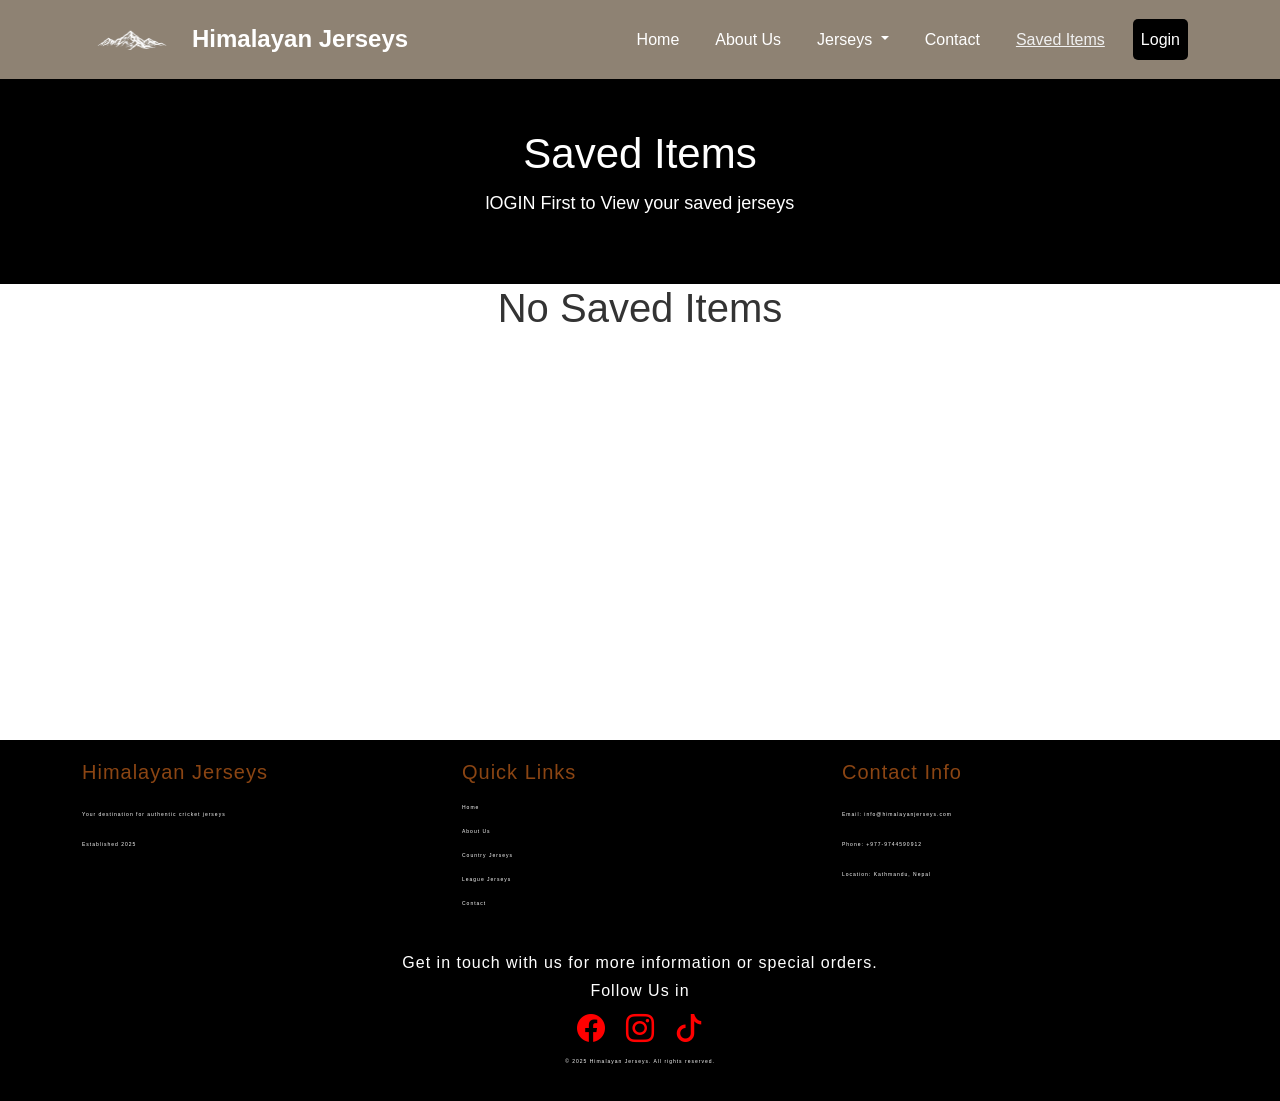
<file: saved.html>
<!DOCTYPE html>
<html lang="en">
<head>
    <meta charset="UTF-8">
    <meta name="viewport" content="width=device-width, initial-scale=1.0">
    <title>Saved Items - Himalayan Jerseys</title>
    <link href="https://cdn.jsdelivr.net/npm/bootstrap@5.3.0/dist/css/bootstrap.min.css" rel="stylesheet">
    <link href="https://cdn.jsdelivr.net/npm/bootstrap-icons@1.11.3/font/bootstrap-icons.css" rel="stylesheet">
    <link rel="stylesheet" href="style.css">
</head>
<body>
    <!-- Navbar -->
      <nav class="navbar navbar-expand-lg navbar-dark">
        <div class="container">
            <a class="navbar-brand" href="himalayan.html">
                <div class="logo-box"><img src="LOGO.png" alt="Logo" class="img-fluid"></div>
                Himalayan Jerseys
            </a>
            <button class="navbar-toggler" type="button" data-bs-toggle="collapse" data-bs-target="#navbarNav">
                <span class="navbar-toggler-icon"></span>
            </button>
            <div class="collapse navbar-collapse" id="navbarNav">
                <ul class="navbar-nav ms-auto">
                    <li class="nav-item">
                        <a class="nav-link" href="himalayan.html">Home</a>
                    </li>
                    <li class="nav-item">
                        <a class="nav-link" href="about.html">About Us</a>
                    </li>
                    <li class="nav-item dropdown">
                        <a class="nav-link dropdown-toggle" href="#" role="button" data-bs-toggle="dropdown">
                            Jerseys
                        </a>
                        <ul class="dropdown-menu">
                            <li><a class="dropdown-item" href="country.html">Country Jerseys</a></li>
                            <li><a class="dropdown-item" href="league.html">League Jerseys</a></li>
                        </ul>
                    </li>
                    <li class="nav-item">
                        <a class="nav-link" href="contact.html">Contact</a>
                    </li>
                    <li class="nav-item">
                        <a class="nav-link active" href="saved.html">Saved Items</a>
                    </li>
                    <li class="nav-item">
                        <a class="nav-link btn-login" href="login.html">Login</a>
                    </li>
                </ul>
            </div>
        </div>
    </nav>

    <!-- Page Header -->
    <div class="page-header">
        <div class="container">
            <h1>Saved Items</h1>
            <p>lOGIN First to View your saved jerseys</p>
        </div>
    </div>
    <h1 align="center" padding="20px" margin="20px">No Saved Items </h1>

    <!-- Saved Items Section -->
    <section class="saved-items-section">
        <div class="container">
            <div id="savedItemsContainer" class="row">
                <!-- Saved items will be displayed here dynamically -->
            </div>
            <div id="emptyMessage" class="text-center py-5">
                <h3>No Saved Items Yet</h3>
                <p>Start browsing and save your favorite jerseys!</p>
                <a href="country.html" class="btn btn-dark me-2">Country Jerseys</a>
                <a href="league.html" class="btn btn-outline-dark">League Jerseys</a>
            </div>
        </div>
    </section>

    <!-- Footer -->
    <footer class="footer">
        <div class="container">
            <div class="row">
                <div class="col-md-4 mb-3">
                    <h5>Himalayan Jerseys</h5><br>
                    <p>Your destination for authentic cricket jerseys</p><br>
                    <p>Established 2025</p>
                </div>
                <div class="col-md-4 mb-3">
                    <h5>Quick Links</h5>
                    <ul class="footer-links">
                        <li><a href="himalayan.html">Home</a></li><br>
                        <li><a href="about.html">About Us</a></li><br>
                        <li><a href="country.html">Country Jerseys</a></li><br>
                        <li><a href="league.html">League Jerseys</a></li><br>
                        <li><a href="contact.html">Contact</a></li>
                    </ul>
                </div>
                <div class="col-md-4 mb-3">
                    <h5>Contact Info</h5><br>
                    <p>Email: info@himalayanjerseys.com</p><br>
                    <p>Phone: +977-9744590912</p><br>
                    <p>Location: Kathmandu, Nepal</p>
                </div>
            </div>
        </div>
        <div class="footer-get-in-touch">
            <ul>
            <li>Get in touch with us for more information or special orders.</li><br><br><br>
            <li>Follow Us in</li>
            </ul>
        </div>
        <div class="icons">
            <a href="https://www.facebook.com/profile.php?id=61585354236554"><i class="bi bi-facebook"></i></a>
            <a href="https://www.instagram.com/himalayan_jerseys/"><i class="bi bi-instagram"></i></a>
            <a href="https://www.tiktok.com/@himalayan_jerseys"><i class="bi bi-tiktok"></i></a>

        </div>
         <div class="text-center mt-3">
                <p>&copy; 2025 Himalayan Jerseys. All rights reserved.</p>
            </div>
    </footer>

    <script src="https://cdn.jsdelivr.net/npm/bootstrap@5.3.0/dist/js/bootstrap.bundle.min.js"></script>
    <script src="script.js"></script>
</body>
</html>
</file>
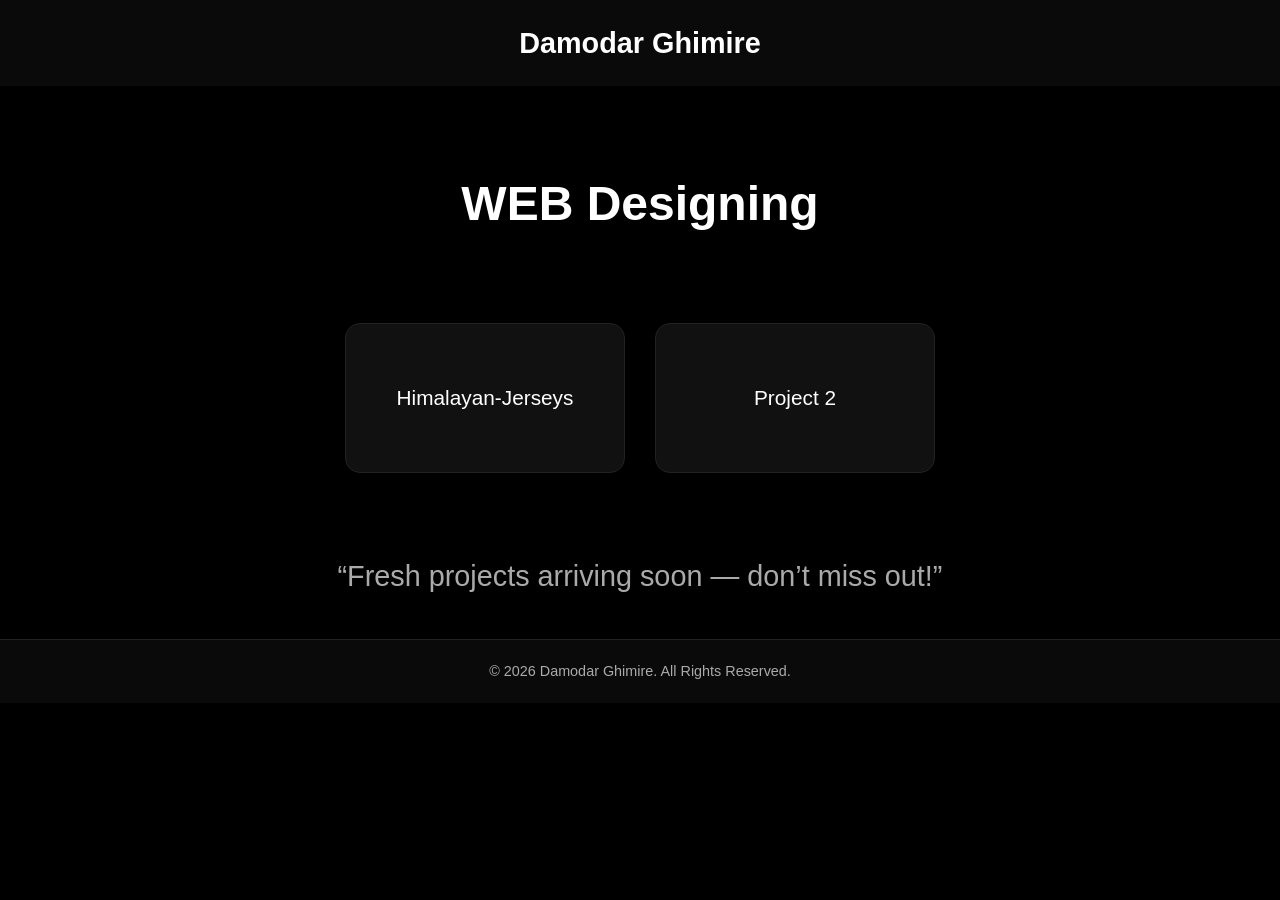
<file: website.html>
<!DOCTYPE html>
<html lang="en">
<head>
<meta charset="UTF-8">
<meta name="viewport" content="width=device-width, initial-scale=1.0">
<title>Web Designing | Damodar Ghimire</title>
  <link rel="icon" type="image/jpeg" href="damo-icon.jpg">
<style>
* {
  margin: 0;
  padding: 0;
  box-sizing: border-box;
}

body {
  font-family: 'Arial', Helvetica, sans-serif;
  background-color: #000;
  color: #fff;
  line-height: 1.6;
}

/* NAVBAR */
.navbar {
  background-color: #0a0a0a;
  padding: 20px 10px;
  text-align: center;
}

.navbar-brand {
  color: #fff;
  font-size: 1.8rem;
  font-weight: bold;
  text-decoration: none;
}

/* HEADER */
.section-header {
  text-align: center;
  padding: 80px 20px 40px;
}

.section-header h1 {
  font-size: 3rem;
  color: #fff;
}

/* PROJECTS GRID */
.projects {
  display: flex;
  justify-content: center;
  flex-wrap: wrap;
  gap: 30px;
  padding: 40px 20px;
}

.project-card {
  width: 280px;
  height: 150px;
  background: #111;
  border-radius: 15px;
  display: flex;
  align-items: center;
  justify-content: center;
  text-decoration: none;
  color: white;
  font-size: 1.3rem;
  font-weight: 500;
  border: 1px solid #222;
  transition: all 0.3s ease;
  text-align: center;
}

.project-card:hover {
  transform: scale(1.05);
  background: #1a1a1a;
  box-shadow: 0 10px 20px rgba(255,255,255,0.1);
}

/* COMING SOON */
.coming-soon-section {
  text-align: center;
  padding: 40px 20px;
}

.coming-soon-section h2 {
  font-size: 1.8rem;
  color: #aaa;
  font-weight: 400;
}

/* FOOTER */
.footer {
  background-color: #0a0a0a;
  border-top: 1px solid #222;
  padding: 20px 10px;
  text-align: center;
  color: #aaa;
  font-size: 0.9rem;
}

/* RESPONSIVE DESIGN */
@media (max-width: 992px) {
  .project-card {
    width: 220px;
    height: 140px;
    font-size: 1.1rem;
  }

  .section-header h1 {
    font-size: 2.5rem;
  }

  .coming-soon-section h2 {
    font-size: 1.5rem;
  }
}

@media (max-width: 768px) {
  .projects {
    flex-direction: column;
    align-items: center;
    gap: 20px;
    padding: 30px 10px;
  }

  .project-card {
    width: 90%;
    height: 130px;
  }

  .section-header h1 {
    font-size: 2rem;
  }

  .coming-soon-section h2 {
    font-size: 1.3rem;
  }
}

@media (max-width: 480px) {
  .project-card {
    width: 100%;
    height: 120px;
    font-size: 1.1rem;
  }

  .section-header h1 {
    font-size: 1.6rem;
    padding: 60px 10px 20px;
  }

  .coming-soon-section h2 {
    font-size: 1.1rem;
    padding: 20px 10px;
  }
}
</style>


</head>
<body>

<!-- NAVBAR -->
<nav class="navbar">
  <div class="container">
    <a class="navbar-brand" href="index.html">Damodar Ghimire</a>
  </div>
</nav>

<!-- HEADER -->
<header class="section-header">
  <h1>WEB Designing</h1>
</header>

<!-- PROJECTS GRID -->
<section class="projects">
  <a href="himalayan.html" target="_blank" class="project-card">
    Himalayan-Jerseys
  </a>

  <a href="project2.html" target="_blank" class="project-card">
    Project 2
  </a>
</section>

<!-- COMING SOON -->
<section class="coming-soon-section">
  <h2>“Fresh projects arriving soon — don’t miss out!”</h2>
</section>

<!-- FOOTER -->
<footer class="footer">
  <div class="container text-center">
    <p>&copy; 2026 Damodar Ghimire. All Rights Reserved.</p>
  </div>
</footer>

</body>
</html>
</file>
<file: style.css>
* {
    font-family: Arial, sans-serif;
    margin: 0;
    padding: 0;
    box-sizing: border-box;
}

body {
    font-family: Arial, sans-serif;
    line-height: 1.6;
    color: #333;
    background-color: #fff;
}

/* Navbar */
.navbar {
    background-color: #8E8273 !important;
    padding: 15px 0;
}

.navbar-brand {
    color: #fff !important;
    font-size: 24px;
    font-weight: bold;
    display: flex;
    align-items: center;
    gap: 10px;
}

.logo-box {
    width: 100px;
    color: #8B4513;
    padding: 8px 15px;
    font-size: 14px;
    font-weight: bold;
}

.nav-link {
    color: #fff !important;
    margin: 0 10px;
    font-size: 16px;
}

.nav-link:hover,
.nav-link.active {
    color: #f0f0f0 !important;
    text-decoration: underline;
}

.btn-login {
    background-color: #000;
    color: #fff !important;
    padding: 8px 20px;
    border-radius: 5px;
}

.btn-login:hover {
    background-color: #333;
}

.dropdown-menu {
    background-color: #8B4513;
}

.dropdown-item {
    color: #fff !important;
}

.dropdown-item:hover {
    background-color: #A0522D;
}

/* Hero Section */
.hero-section {
    background-color: #000;
    color: #fff;
    padding: 80px 0;
}

.hero-title {
    font-size: 42px;
    margin-bottom: 20px;
}

.hero-text {
    font-size: 20px;
    margin-bottom: 15px;
}

.hero-image-box {
    background-color: #333;
    height: 350px;
    display: flex;
    align-items: center;
    justify-content: center;
    color: #fff;
    font-size: 18px;
}

.btn-primary {
    background-color: #8B4513;
    border: none;
    padding: 12px 30px;
    font-size: 16px;
}

.btn-primary:hover {
    background-color: #A0522D;
}

.btn-outline-light {
    border: 2px solid #fff;
    color: #fff;
    padding: 12px 30px;
    font-size: 16px;
}

.btn-outline-light:hover {
    background-color: #fff;
    color: #000;
}

/* Features Section */
.features-section {
    padding: 60px 0;
    background-color: #f5f5f5;
}

.feature-box {
    background-color: #fff;
    padding: 30px;
    border: 2px solid #ddd;
    height: 100%;
}

.feature-box h3 {
    color: #8B4513;
    margin-bottom: 15px;
}

/* Products Section */
.products-section {
    padding: 60px 0;
    background-color: #fff;
}

.section-title {
    font-size: 36px;
    margin-bottom: 40px;
    color: #000;
}

.product-card {
    background-color: #fff;
    border: 2px solid #ddd;
    margin-bottom: 20px;
    transition: all 0.3s;
}

.product-card:hover {
    border-color: #8B4513;
    box-shadow: 0 4px 8px rgba(0,0,0,0.1);
}

.product-image {
    width: 257px;
    height: 300px;
    background-color: #f0f0f0;
    display: flex;
    align-items: center;
    justify-content: center;
}

.product-info {
    padding: 20px;
}

.product-info h5 {
    color: #000;
    margin-bottom: 10px;
    font-size: 18px;
}

.price {
    color: #8B4513;
    font-size: 20px;
    font-weight: bold;
    margin-bottom: 15px;
}

.btn-dark {
    background-color: #000;
    border: none;
    padding: 8px 20px;
}

.btn-dark:hover {
    background-color: #333;
}

.btn-outline-dark {
    border: 2px solid #000;
    color: #000;
    padding: 8px 20px;
}

.btn-outline-dark:hover {
    background-color: #000;
    color: #fff;
}

/* About Preview */
.about-preview {
    padding: 60px 0;
    background-color: #f5f5f5;
}


/* Page Header */
.page-header {
    background-color: #000;
    color: #fff;
    padding: 50px 0;
    text-align: center;
}

.page-header h1 {
    font-size: 42px;
    margin-bottom: 10px;
}

.page-header p {
    font-size: 18px;
}

/* About Content */
.about-content {
    padding: 60px 0;
}
.about-content a img {
    width: 400px;
    height: 200px;
    border-radius: 900px;
    background-color: #f0f0f0;
    display: flex;
    align-items: center;
    justify-content: center;
    margin-bottom: 20px;
}

.team-section {
    padding: 40px 0;
}

.team-card {
    background-color: #fff;
    border: 2px solid #ddd;
    padding: 20px;
    height: 100%;
}
.img{
    width: 20px;
    height: 50px;
}

.team-image {
    background-color: #49adc8;
    height: 200px;
    display: flex;
    align-items: center;
    justify-content: center;
    margin-bottom: 15px;
    border: 2px solid #1a65a3;
    /* Optional: If you want the container corners rounded too */
    border-radius: 8px; 
}

.team-image img {
    width: 150px;       /* Fixed width for a perfect circle */
    height: 150px;      /* Fixed height for a perfect circle */
    object-fit: cover;  /* Prevents the photo from stretching */
    border-radius: 100px; /* This creates the circular effect */
    border: 3px solid white; /* Optional: adds a nice pop against the blue */
}

.team-role {
    color: #8B4513;
    font-weight: bold;
    margin-bottom: 10px;
}

.offer-section {
    padding: 40px 0;
}

.offer-box {
    background-color: #f5f5f5;
    padding: 25px;
    border-left: 4px solid #8B4513;
    height: 100%;
}

.offer-box h4 {
    color: #000;
    margin-bottom: 10px;
}

/* Contact Section */
.contact-section {
    padding: 60px 0;
}

.form-label {
    font-weight: bold;
    color: #000;
}

.form-control {
    border: 2px solid #ddd;
    padding: 10px;
}

.form-control:focus {
    border-color: #8B4513;
    box-shadow: none;
}

.contact-info-box {
    background-color: #f5f5f5;
    padding: 20px;
    margin-bottom: 20px;
    border-left: 4px solid #8B4513;
}

.contact-info-box h4 {
    color: #8B4513;
    margin-bottom: 10px;
}

/* Login Section */
.login-section {
    padding: 80px 0;
    background-color: #f5f5f5;
}

.login-box {
    background-color: #fff;
    padding: 40px;
    border: 2px solid #ddd;
}

.login-box h2 {
    color: #000;
    margin-bottom: 30px;
}

/* Saved Items Section */
.saved-items-section {
    padding: 60px 0;
    min-height: 400px;
}

#emptyMessage {
    display: block;
}

#savedItemsContainer:not(:empty) ~ #emptyMessage {
    display: none;
}

/* Footer */
.footer {
    background-color: #000;
    font-size: 5px;
    line-height: 7px;
    letter-spacing: 1px;
    color: #fff;
    padding: 20px 0 20px;
    margin-top: 0px;
}

.footer h5 {
    color: #8B4513;
    margin-bottom: 20px;
}

.footer-links {
    list-style: none;
    padding: 0;
}

.footer-links li {
    margin-bottom: 10px;
}

.footer-links a {
    color: #fff;
    text-decoration: none;
}
.footer-get-in-touch ul {
    list-style: none;
    padding: 0;
    display: flex;
    flex-direction: column;
    justify-content: center;
    text-align: center;
    margin-top: 20px;
    font-size: 16px;
}
.icons {
    display: flex;
    justify-content: center;
    align-items: center;
    gap: 20px;      
    margin-top: 20px;
}

.icons a {
    font-size: 28px;
    color: rgb(255, 0, 0);
    transition: 0.3s;
}

.social-icons {
    display: flex;
    justify-content: center; /* center horizontally */
    align-items: center;
    gap: 20px;
    margin-top: 20px;
}

.social-icons a {
    font-size: 28px;
    color: red;
    transition: 0.3s;
}

.social-icons a:hover {
    color: #8B4513;
    transform: scale(1.2);
}

/* Responsive */
@media (max-width: 768px) {
    .hero-title {
        font-size: 32px;
    }
    
    .hero-text {
        font-size: 18px;
    }
    
    .section-title {
        font-size: 28px;
    }
    
    .hero-image-box,
    .about-image-box {
        height: 250px;
        margin-top: 30px;
    }
    
    .navbar-brand {
        font-size: 20px;
    }
    
    .logo-box {
        padding: 6px 12px;
        font-size: 12px;
    }
}
</file>
